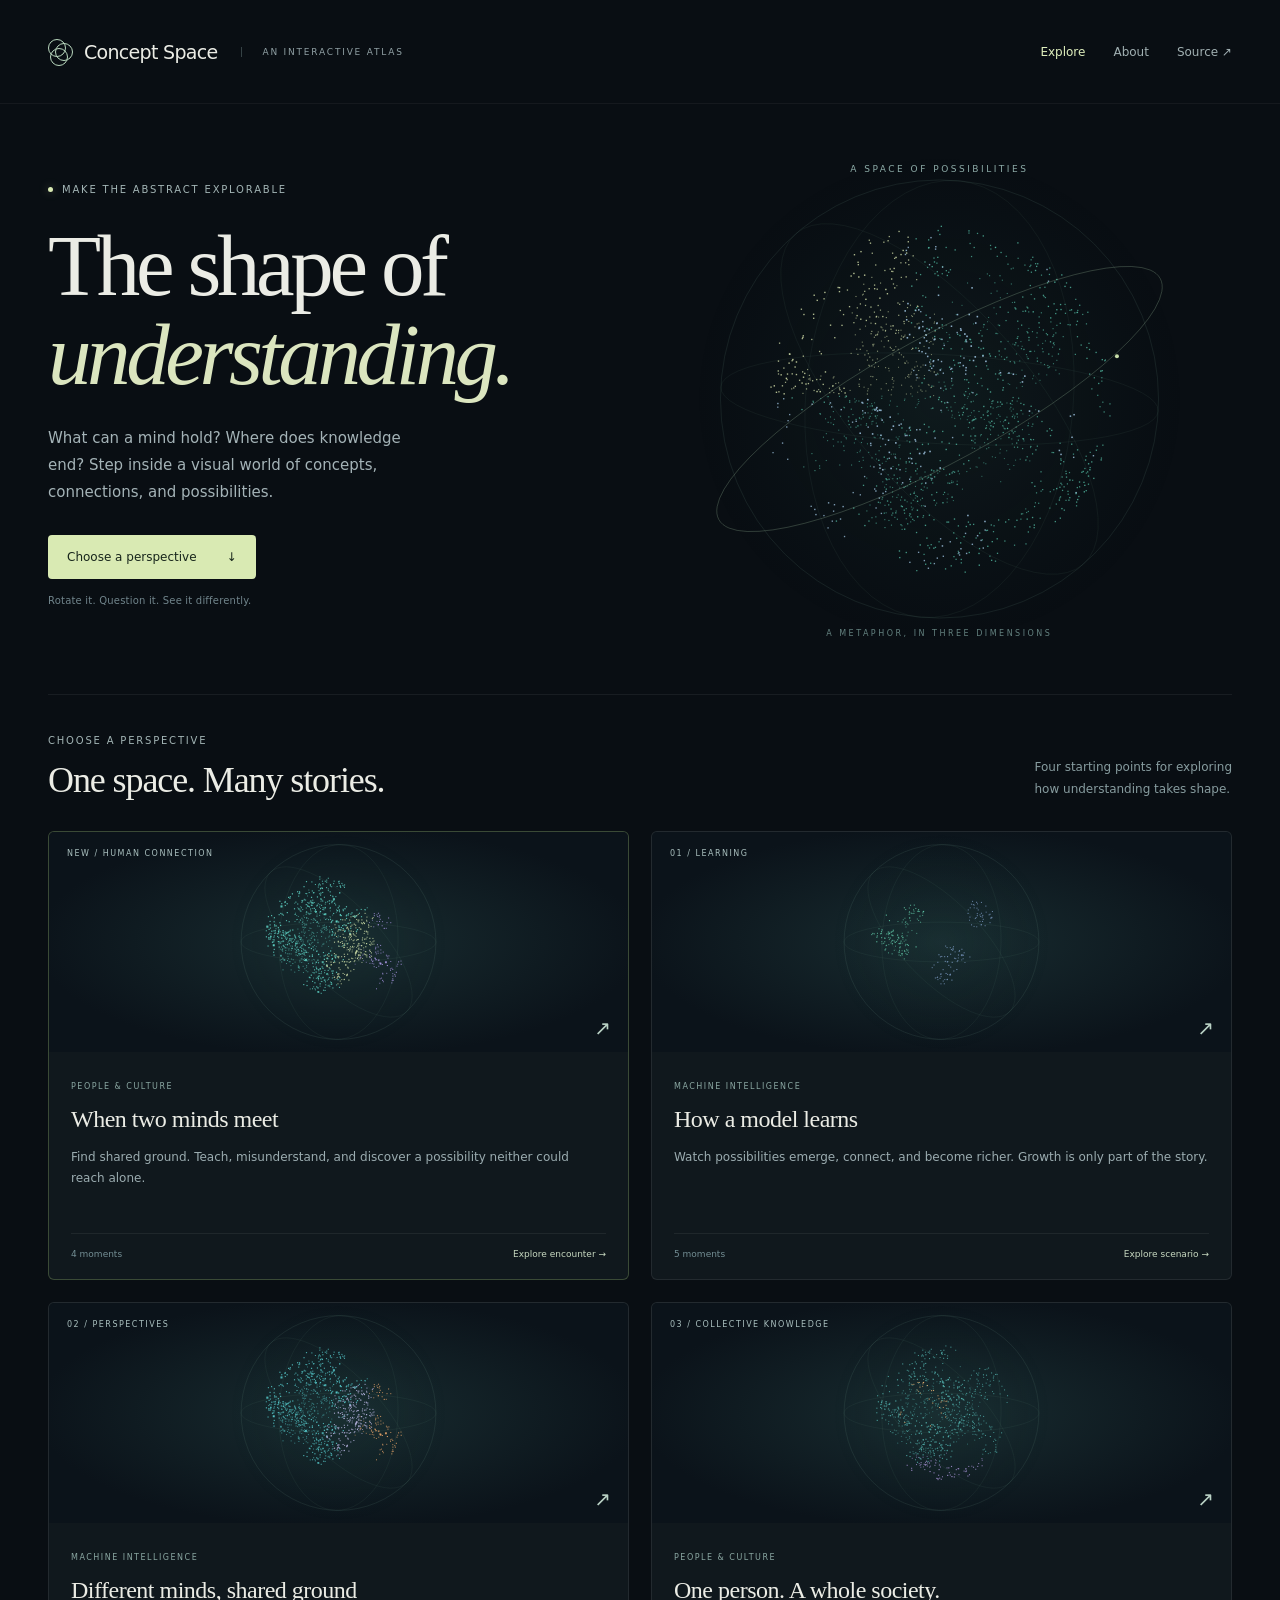
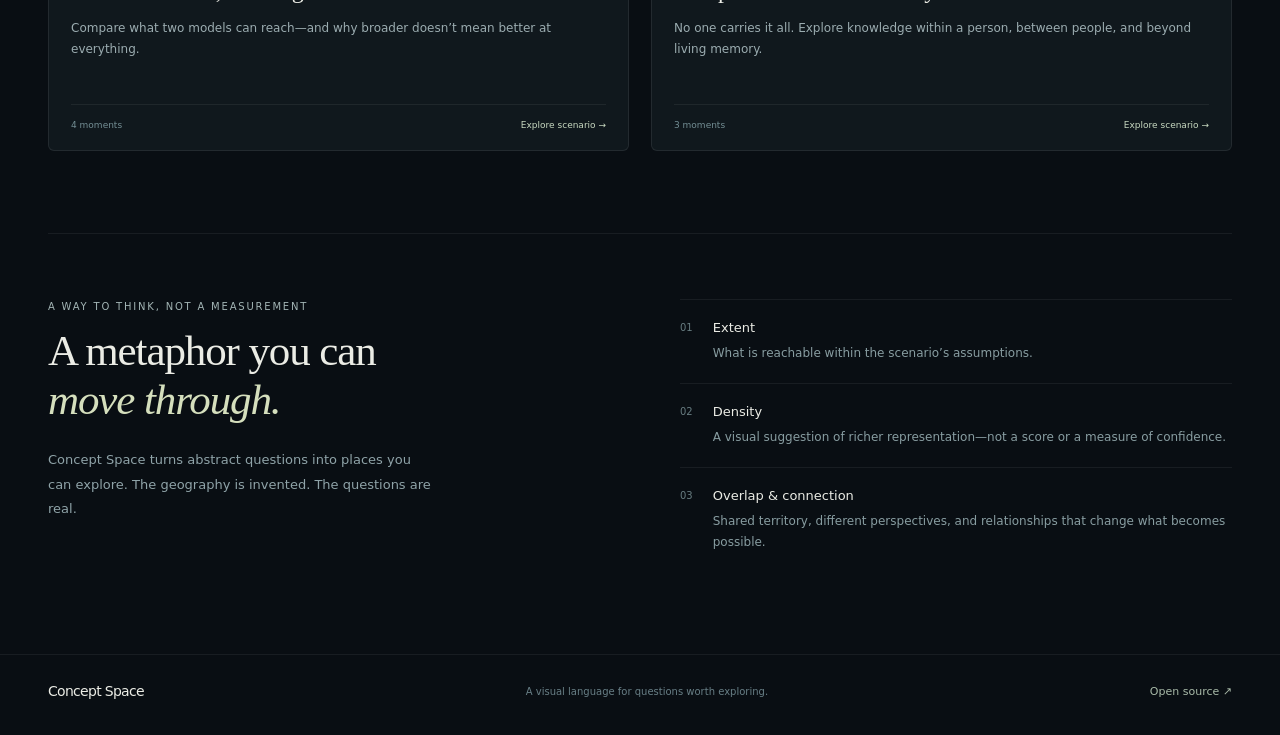
<file: index.html>
<!doctype html>
<html lang="en">
  <head>
    <meta charset="utf-8" />
    <meta name="viewport" content="width=device-width, initial-scale=1" />
    <meta name="theme-color" content="#090e13" />
    <title>Concept Space — explore the shape of understanding</title>
    <meta
      name="description"
      content="An interactive atlas of concepts, learning, and collective knowledge. Explore three-dimensional stories through surfaces and point clouds."
    />
    <link rel="stylesheet" href="src/styles.css" />
    <link rel="stylesheet" href="src/site.css" />
  </head>
  <body>
    <a class="skip-link" href="#main-content">Skip to content</a>
    <header class="site-header">
      <a href="#explore" class="brand" aria-label="Concept Space home"
        ><span class="brand-mark" aria-hidden="true"><i></i><i></i><i></i></span
        >Concept Space<span class="brand-note">AN INTERACTIVE ATLAS</span></a
      >
      <nav aria-label="Main navigation">
        <a href="#explore" id="explore-nav" aria-current="page">Explore</a
        ><a href="#about">About</a
        ><a
          href="https://github.com/shiftynick/concept-space"
          target="_blank"
          rel="noopener"
          >Source <span aria-hidden="true">↗</span></a
        >
      </nav>
    </header>
    <main id="main-content">
      <section id="explore-screen">
        <div class="hero">
          <div class="hero-copy">
            <p class="kicker"><span></span>MAKE THE ABSTRACT EXPLORABLE</p>
            <h1>The shape of<br /><em>understanding.</em></h1>
            <p class="hero-deck">
              What can a mind hold? Where does knowledge end? Step inside a
              visual world of concepts, connections, and possibilities.
            </p>
            <a class="primary-link" href="#scenarios"
              >Choose a perspective <span aria-hidden="true">↓</span></a
            >
            <p class="hero-note">Rotate it. Question it. See it differently.</p>
          </div>
          <div class="hero-art">
            <canvas
              id="hero-cloud"
              role="img"
              aria-label="A rotating conceptual universe of irregular luminous points"
            ></canvas
            ><span class="art-label">A SPACE OF POSSIBILITIES</span
            ><span class="art-coordinate">A METAPHOR, IN THREE DIMENSIONS</span>
          </div>
        </div>
        <section
          class="collection"
          id="scenarios"
          aria-labelledby="collection-title"
        >
          <div class="section-heading">
            <div>
              <p class="kicker">CHOOSE A PERSPECTIVE</p>
              <h2 id="collection-title">One space. Many stories.</h2>
            </div>
            <p>
              Four starting points for exploring<br />how understanding takes
              shape.
            </p>
          </div>
          <div class="scenario-grid">
            <a
              href="#encounter"
              class="scenario-card encounter-card"
              data-scenario="encounter"
            >
              <div class="card-art">
                <canvas
                  data-art="encounter"
                  role="img"
                  aria-label="Two minds sharing a connection to a newly reachable region"
                ></canvas
                ><span class="card-index">NEW / HUMAN CONNECTION</span
                ><span class="card-arrow" aria-hidden="true">↗</span>
              </div>
              <div class="card-copy">
                <span class="card-domain">PEOPLE &amp; CULTURE</span>
                <h3>When two minds meet</h3>
                <p>
                  Find shared ground. Teach, misunderstand, and discover a
                  possibility neither could reach alone.
                </p>
                <span class="card-meta"
                  >4 moments <span>Explore encounter →</span></span
                >
              </div>
            </a>
            <a href="#training" class="scenario-card" data-scenario="training"
              ><div class="card-art">
                <canvas
                  data-art="training"
                  role="img"
                  aria-label="Separate regions expanding and connecting"
                ></canvas
                ><span class="card-index">01 / LEARNING</span
                ><span class="card-arrow" aria-hidden="true">↗</span>
              </div>
              <div class="card-copy">
                <span class="card-domain">MACHINE INTELLIGENCE</span>
                <h3>How a model learns</h3>
                <p>
                  Watch possibilities emerge, connect, and become richer. Growth
                  is only part of the story.
                </p>
                <span class="card-meta"
                  >5 moments <span>Explore scenario →</span></span
                >
              </div></a
            >
            <a
              href="#comparison"
              class="scenario-card"
              data-scenario="comparison"
              ><div class="card-art">
                <canvas
                  data-art="comparison"
                  role="img"
                  aria-label="Overlapping cyan and amber concept clouds"
                ></canvas
                ><span class="card-index">02 / PERSPECTIVES</span
                ><span class="card-arrow" aria-hidden="true">↗</span>
              </div>
              <div class="card-copy">
                <span class="card-domain">MACHINE INTELLIGENCE</span>
                <h3>Different minds, shared ground</h3>
                <p>
                  Compare what two models can reach—and why broader doesn’t mean
                  better at everything.
                </p>
                <span class="card-meta"
                  >4 moments <span>Explore scenario →</span></span
                >
              </div></a
            >
            <a href="#society" class="scenario-card" data-scenario="society"
              ><div class="card-art">
                <canvas
                  data-art="society"
                  role="img"
                  aria-label="An amber individual region within a larger teal collective cloud"
                ></canvas
                ><span class="card-index">03 / COLLECTIVE KNOWLEDGE</span
                ><span class="card-arrow" aria-hidden="true">↗</span>
              </div>
              <div class="card-copy">
                <span class="card-domain">PEOPLE &amp; CULTURE</span>
                <h3>One person. A whole society.</h3>
                <p>
                  No one carries it all. Explore knowledge within a person,
                  between people, and beyond living memory.
                </p>
                <span class="card-meta"
                  >3 moments <span>Explore scenario →</span></span
                >
              </div></a
            >
          </div>
        </section>
        <section class="about-section" id="about" aria-labelledby="about-title">
          <div>
            <p class="kicker">A WAY TO THINK, NOT A MEASUREMENT</p>
            <h2 id="about-title">
              A metaphor you can<br /><em>move through.</em>
            </h2>
            <p>
              Concept Space turns abstract questions into places you can
              explore. The geography is invented. The questions are real.
            </p>
          </div>
          <div class="reading-key">
            <div>
              <span>01</span>
              <section>
                <h3>Extent</h3>
                <p>What is reachable within the scenario’s assumptions.</p>
              </section>
            </div>
            <div>
              <span>02</span>
              <section>
                <h3>Density</h3>
                <p>
                  A visual suggestion of richer representation—not a score or a
                  measure of confidence.
                </p>
              </section>
            </div>
            <div>
              <span>03</span>
              <section>
                <h3>Overlap &amp; connection</h3>
                <p>
                  Shared territory, different perspectives, and relationships
                  that change what becomes possible.
                </p>
              </section>
            </div>
          </div>
        </section>
      </section>
      <section id="viewer-screen" hidden aria-label="Scenario explorer">
        <div class="viewer-heading">
          <div>
            <a class="back-link" href="#explore">← All perspectives</a>
            <p class="kicker" id="scenario-category">MACHINE INTELLIGENCE</p>
            <h1 id="scenario-title">How a model learns</h1>
          </div>
          <label class="scenario-picker"
            >Change perspective<select id="scenario-picker">
              <option value="encounter">When two minds meet</option>
              <option value="training">How a model learns</option>
              <option value="comparison">Different minds, shared ground</option>
              <option value="society">One person. A whole society.</option>
            </select></label
          >
        </div>
        <div class="viewer-grid">
          <div id="idea-study">
            <div class="stage" id="scene">
              <div class="eyebrow">Concept Space / training story</div>
              <div class="universe-label">THE SPACE OF POSSIBLE CONCEPTS · REACH INCLUDES POSSIBILITIES NEVER EXPRESSED</div>
              <div class="legend">
                <span class="key"
                  ><i></i
                  ><span id="view-legend">Model space · points</span></span
                >
              </div>
              <div class="model-legend" id="model-legend">
                <span><i class="swatch-a"></i>A only</span
                ><span><i class="swatch-b"></i>B only</span
                ><span><i class="swatch-shared"></i>Shared</span>
              </div>
              <div class="annotation" id="label-a" hidden></div>
              <div class="annotation" id="label-b" hidden></div>
              <svg class="note-leader" aria-hidden="true" hidden>
                <line />
                <circle r="3" />
              </svg>
              <div class="scene-note" id="scene-note" hidden>
                <strong></strong><span></span>
              </div>
              <div class="chapter" id="chapter" hidden>
                Islands of possibility
              </div>
              <div class="event" id="event" hidden>
                Separate regions emerge within the larger space.
              </div>
              <span class="sr" id="description"
                >Explore conceptual reach in Points or Surface views. Model
                Training shows five illustrative changes during learning. Model
                Comparison contrasts two fictional models. One Person / Society
                separates individual knowledge, a living collective, and
                external memory. When two minds meet explores shared
                understanding, teaching, misunderstanding, and discovery. The
                geometry is a metaphor, not measured data. Drag to orbit, scroll
                to zoom, and use the labeled controls to explore.</span
              >
            </div>
            <section class="cinematic-story" aria-label="Scenario story">
              <div class="story-topline">
                <span class="kicker" id="story-context">THE STORY SO FAR</span
                ><span id="story-count">01 / 04</span
                ><button
                  type="button"
                  id="story-collapse"
                  aria-expanded="true"
                  aria-controls="story-detail"
                >
                  Hide story −
                </button>
              </div>
              <div id="story-detail">
                <div
                  class="story-caption"
                  aria-live="polite"
                  aria-atomic="true"
                >
                  <h2 id="story-title"></h2>
                  <p id="story-copy"></p>
                  <p class="watch-cue">
                    <span>WATCH FOR</span> <span id="story-notice"></span>
                  </p>
                </div>
                <div class="story-progress" aria-hidden="true">
                  <i id="story-progress-fill"></i>
                </div>
                <div class="story-toolbar">
                  <div class="story-actions">
                    <button
                      type="button"
                      id="story-prev"
                      class="next-button"
                      aria-label="Previous story moment"
                    >
                      ←
                    </button>
                    <button type="button" id="story-play" class="primary-link">
                      Play moment <span aria-hidden="true">▶</span>
                    </button>
                    <button
                      type="button"
                      id="story-next"
                      class="next-button"
                      aria-label="Next story moment"
                    >
                      →
                    </button>
                  </div>
                  <span id="story-status" role="status"
                    >Paused · take your time</span
                  ><label class="auto-advance"
                    ><input
                      type="checkbox"
                      id="story-auto"
                    />Auto-advance</label
                  >
                </div>
                <div
                  id="story-steps"
                  class="story-steps"
                  role="group"
                  aria-label="Story moments"
                ></div>
              </div>
              <p
                class="collapsed-story-title"
                id="collapsed-story-title"
                hidden
              ></p>
            </section>
            <details class="scene-tools" id="scene-tools">
              <summary>
                Scene controls <span aria-hidden="true">＋</span>
              </summary>
              <div class="controls">
                <div
                  class="view-switch"
                  role="group"
                  aria-label="Experience"
                  hidden
                >
                  <button
                    type="button"
                    id="comparison-mode"
                    aria-pressed="true"
                  >
                    Compare models</button
                  ><button
                    type="button"
                    id="training-mode"
                    aria-pressed="false"
                  >
                    Training story
                  </button>
                </div>
                <div
                  class="view-switch"
                  role="group"
                  aria-label="Representation"
                >
                  <button type="button" id="points-view" aria-pressed="true">
                    Points</button
                  ><button type="button" id="surface-view" aria-pressed="false">
                    Surface</button
                  ><span>Same space · same camera</span>
                </div>
                <div id="comparison-controls">
                  <div
                    class="model-switch"
                    role="group"
                    aria-label="Model selection"
                  >
                    <button type="button" data-model="a" aria-pressed="false">
                      Model A</button
                    ><button type="button" data-model="b" aria-pressed="false">
                      Model B</button
                    ><button
                      type="button"
                      data-model="both"
                      aria-pressed="true"
                    >
                      Both</button
                    ><label for="region-filter"
                      >Show
                      <select id="region-filter">
                        <option value="all">All regions</option>
                        <option value="2">Shared reach</option>
                        <option value="0">A only</option>
                        <option value="1">B only</option>
                      </select></label
                    >
                  </div>
                  <p class="comparison-note">
                    Illustrative models · shared coordinates · points show richness; surfaces show reach
                  </p>
                </div>
                <div id="society-controls" hidden>
                  <div
                    class="model-switch"
                    role="group"
                    aria-label="Knowledge scope"
                  >
                    <button
                      type="button"
                      data-scope="person"
                      aria-pressed="true"
                    >
                      One person</button
                    ><button
                      type="button"
                      data-scope="society"
                      aria-pressed="false"
                    >
                      Society</button
                    ><button
                      type="button"
                      data-scope="both"
                      aria-pressed="false"
                    >
                      Together
                    </button>
                  </div>
                  <label class="memory-toggle"
                    ><input id="external-memory" type="checkbox" />Include
                    external memory
                    <span>Records, tools &amp; institutions</span></label
                  >
                </div>
                <div id="training-controls" hidden>
                  <div class="timeline-head">
                    <label for="training">Training progression</label
                    ><span id="phase" aria-live="polite">Early training</span>
                  </div>
                  <div class="transport">
                    <button type="button" id="play">Pause</button
                    ><input
                      id="training"
                      aria-label="Illustrative training progression"
                      type="range"
                      min="0"
                      max="1000"
                      value="160"
                    />
                  </div>
                  <div
                    class="chapters"
                    role="group"
                    aria-label="Training chapters"
                  >
                    <button type="button" data-chapter="0">1 · Emerge</button
                    ><button type="button" data-chapter="1">2 · Connect</button
                    ><button type="button" data-chapter="2">3 · Enrich</button
                    ><button type="button" data-chapter="3">
                      4 · Fill gaps</button
                    ><button type="button" data-chapter="4">
                      5 · Fine-tune
                    </button>
                  </div>
                </div>
                <div class="footer">
                  <label
                    ><input type="checkbox" id="scene-notes" checked />Scene
                    notes</label
                  >
                  <span>Illustrative, not measured</span
                  ><label
                    ><input
                      type="checkbox"
                      id="rotate"
                      checked
                    />Auto-orbit</label
                  ><span>Drag to orbit · scroll to zoom</span>
                </div>
              </div>
              <div class="story-extras">
                <button type="button" id="free-explore" class="text-button">
                  Explore freely ↗
                </button>
                <details class="assumptions">
                  <summary>How to read this scene</summary>
                  <p id="scenario-assumptions"></p>
                  <p>
                    These shapes are illustrative. Their sizes, positions, and
                    densities are not measurements.
                  </p>
                </details>
              </div>
            </details>
          </div>
        </div>
        <div class="viewer-end">
          <span>There’s more than one way to see it.</span
          ><a href="#explore">Choose another perspective →</a>
        </div>
      </section>
    </main>
    <footer class="site-footer">
      <a class="brand" href="#explore">Concept Space</a
      ><span>A visual language for questions worth exploring.</span
      ><a
        href="https://github.com/shiftynick/concept-space"
        target="_blank"
        rel="noopener"
        >Open source ↗</a
      >
    </footer>
    <script src="vendor/three/three.min.js"></script>
    <script src="src/comparison.js"></script>
    <script src="src/society.js"></script>
    <script src="src/encounter.js"></script>
    <script src="src/story-clock.js"></script>
    <script src="src/app.js"></script>
    <script src="src/site.js"></script>
  </body>
</html>
</file>
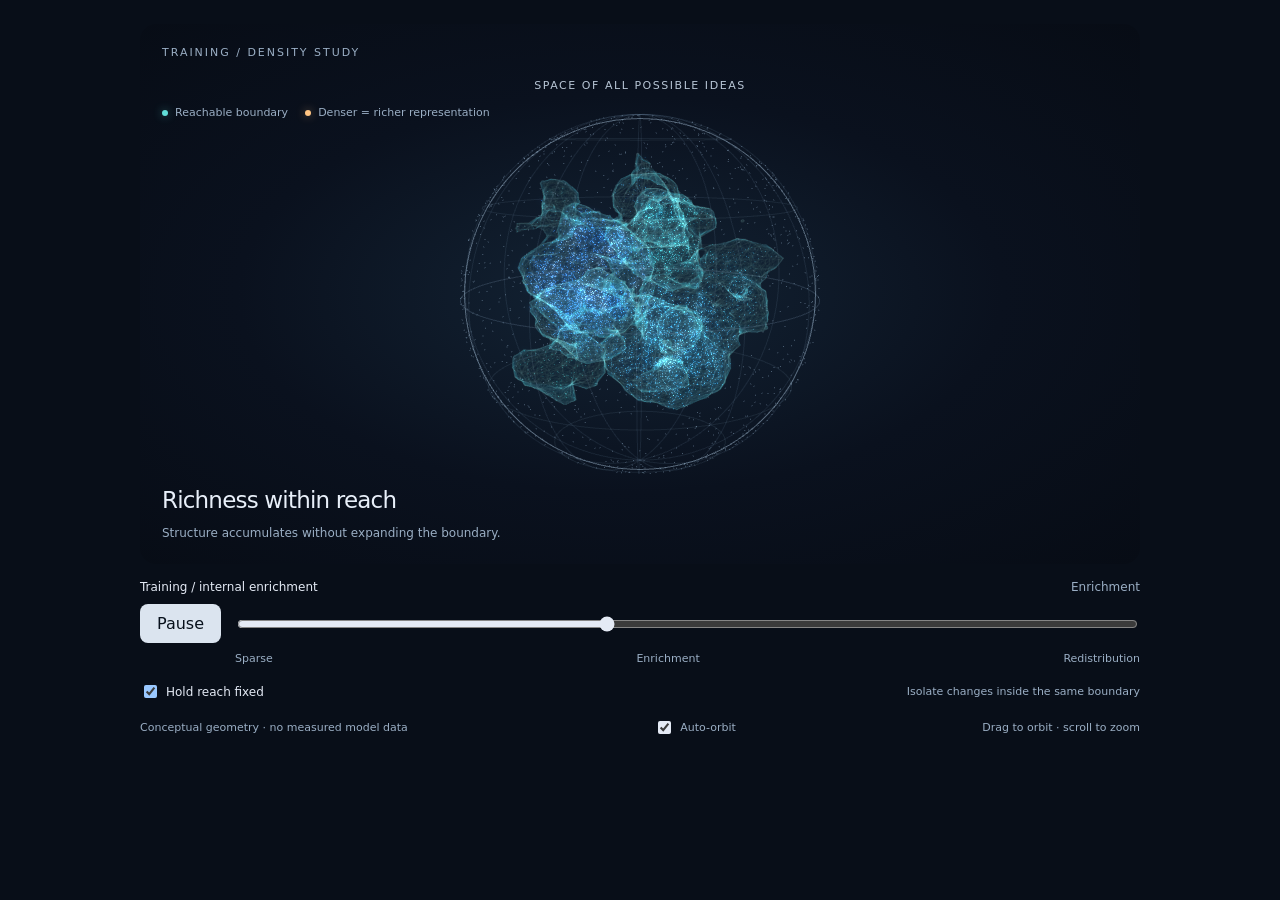
<file: experiments/density-space.html>
<!doctype html>
<html lang="en">
  <head>
    <title>Concept Space — density space</title>
    <meta charset="utf-8" />
    <meta name="viewport" content="width=device-width, initial-scale=1" />
    <style>
      * {
        box-sizing: border-box;
      }
      body {
        margin: 0;
        font-family: Inter, ui-sans-serif, system-ui, sans-serif;
        color: var(--foreground, #e4eaf5);
        background: transparent;
      }
      button,
      input {
        font: inherit;
      }
      #idea-study {
        --ink: #e8eff9;
        --quiet: #9aaec4;
        --line: #283747;
        color: var(--ink);
      }
      .stage {
        position: relative;
        height: 540px;
        overflow: hidden;
        border-radius: 16px;
        background: radial-gradient(
          ellipse at 48% 50%,
          #132334 0%,
          #0a111e 52%,
          #070c15 100%
        );
        padding: 20px;
      }
      .stage canvas {
        position: absolute;
        inset: 0;
        width: 100%;
        height: 100%;
        touch-action: none;
        cursor: grab;
      }
      .stage canvas:active {
        cursor: grabbing;
      }
      .eyebrow {
        position: absolute;
        top: 22px;
        left: 22px;
        font-size: 11px;
        letter-spacing: 0.18em;
        text-transform: uppercase;
        color: var(--quiet);
        pointer-events: none;
      }
      .chapter {
        position: absolute;
        left: 22px;
        bottom: 51px;
        font-size: 23px;
        font-weight: 500;
        letter-spacing: -0.035em;
        pointer-events: none;
      }
      .event {
        position: absolute;
        left: 22px;
        right: 22px;
        bottom: 24px;
        color: var(--quiet);
        font-size: 12px;
        pointer-events: none;
      }
      .universe-label {
        position: absolute;
        top: 55px;
        left: 0;
        right: 0;
        text-align: center;
        font-size: 11px;
        letter-spacing: 0.14em;
        color: #b7c5d5;
        pointer-events: none;
      }
      .legend {
        display: flex;
        gap: 17px;
        flex-wrap: wrap;
        position: absolute;
        left: 22px;
        top: 82px;
        font-size: 11px;
        color: var(--quiet);
        pointer-events: none;
      }
      .key {
        display: inline-flex;
        align-items: center;
        gap: 7px;
      }
      .key i {
        display: inline-block;
        width: 6px;
        height: 6px;
        background: #61ded8;
        border-radius: 50%;
        box-shadow: 0 0 10px #61ded877;
      }
      .key:last-child i {
        background: #ffc583;
        box-shadow: 0 0 10px #ffc58377;
      }
      .density-control {
        display: flex;
        align-items: center;
        justify-content: space-between;
        gap: 10px;
        flex-wrap: wrap;
        font-size: 12px;
        margin-top: 17px;
        color: var(--foreground, #e4eaf5);
      }
      .density-control label {
        display: flex;
        gap: 6px;
        align-items: center;
      }
      .density-control span {
        color: var(--muted-foreground, #95a3b6);
        font-size: 11px;
      }
      .controls {
        padding: 16px 0 0;
        color: var(--foreground, #e4eaf5);
      }
      .timeline-head {
        display: flex;
        align-items: center;
        justify-content: space-between;
        gap: 12px;
        font-size: 12px;
        margin-bottom: 10px;
      }
      .timeline-head span:last-child {
        font-variant-numeric: tabular-nums;
        color: var(--muted-foreground, #95a3b6);
      }
      .transport {
        display: flex;
        gap: 14px;
        align-items: center;
      }
      .transport button {
        color: var(--primary-foreground, #0b111c);
        background: var(--primary, #dbe4ef);
        border: 0;
        border-radius: 8px;
        padding: 10px 14px;
        min-width: 81px;
        cursor: pointer;
      }
      .transport input {
        width: 100%;
        min-width: 0;
        accent-color: var(--foreground, #dbe4ef);
      }
      .ticks {
        display: flex;
        justify-content: space-between;
        margin: 9px 0 0 95px;
        color: var(--muted-foreground, #95a3b6);
        font-size: 11px;
      }
      .footer {
        display: flex;
        gap: 12px;
        justify-content: space-between;
        align-items: center;
        flex-wrap: wrap;
        color: var(--muted-foreground, #95a3b6);
        font-size: 11px;
        margin-top: 17px;
      }
      .footer label {
        display: flex;
        align-items: center;
        gap: 6px;
      }
      .footer input {
        accent-color: var(--foreground, #dbe4ef);
      }
      .error {
        position: absolute;
        inset: 140px 24px auto;
        line-height: 1.5;
      }
      .sr {
        position: absolute;
        width: 1px;
        height: 1px;
        overflow: hidden;
        clip: rect(0, 0, 0, 0);
      }
      @media (max-width: 440px) {
        .stage {
          height: 480px;
        }
        .chapter {
          font-size: 21px;
        }
        .event {
          bottom: 19px;
          max-width: 280px;
          line-height: 1.5;
        }
        .chapter {
          bottom: 65px;
        }
        .legend {
          top: 78px;
        }
        .universe-label {
          top: 51px;
        }
        .footer {
          gap: 9px;
        }
        .ticks {
          font-size: 10px;
        }
      }

      :root {
        color-scheme: dark;
        --background: #080e18;
        --foreground: #e4eaf5;
        --muted-foreground: #9aaec4;
        --primary: #dbe4ef;
        --primary-foreground: #07101b;
        --secondary: #172434;
        --border: #263647;
      }
      body {
        background: var(--background);
        padding: 24px 16px;
      }
      #idea-study {
        max-width: 1000px;
        margin: 0 auto;
      }
      @media (max-width: 440px) {
        body {
          padding: 12px 8px;
        }
      }
    </style>
  </head>
  <body>
    <div id="idea-study">
      <div class="stage" id="scene">
        <div class="eyebrow">Training / density study</div>
        <div class="universe-label">SPACE OF ALL POSSIBLE IDEAS</div>
        <div class="legend">
          <span class="key"><i></i>Reachable boundary</span
          ><span class="key"><i></i>Denser = richer representation</span>
        </div>
        <div class="chapter" id="chapter">Islands of possibility</div>
        <div class="event" id="event">
          Separate regions emerge within the larger space.
        </div>
        <span class="sr" id="description"
          >An illustrative luminous model space inside a spherical universe.
          Particle concentration represents richer internal representation. Hold
          reach fixed to watch density change without changing what is
          reachable. Uncheck it to animate reach and density together. Density
          does not depict prompt history or confidence. Drag to orbit, scroll to
          zoom, or use arrow keys while the training slider is focused.</span
        >
      </div>
      <div class="controls">
        <div class="timeline-head">
          <label for="training">Training / internal enrichment</label
          ><span id="phase" aria-live="polite">Early training</span>
        </div>
        <div class="transport">
          <button type="button" id="play">Pause</button
          ><input
            id="training"
            aria-label="Illustrative training progression"
            type="range"
            min="0"
            max="1000"
            value="240"
          />
        </div>
        <div class="ticks">
          <span>Sparse</span><span>Enrichment</span><span>Redistribution</span>
        </div>
        <div class="density-control">
          <label
            ><input type="checkbox" id="hold" checked />Hold reach fixed</label
          ><span id="mode">Isolate changes inside the same boundary</span>
        </div>
        <div class="footer">
          <span>Conceptual geometry · no measured model data</span
          ><label><input type="checkbox" id="rotate" checked />Auto-orbit</label
          ><span>Drag to orbit · scroll to zoom</span>
        </div>
      </div>
    </div>
    <script src="../vendor/three/three.min.js"></script>
    <script>
      (() => {
        "use strict";
        const root = document.getElementById("idea-study"),
          holder = root.querySelector("#scene"),
          slider = root.querySelector("#training"),
          play = root.querySelector("#play"),
          rotate = root.querySelector("#rotate"),
          chapter = root.querySelector("#chapter"),
          event = root.querySelector("#event"),
          phase = root.querySelector("#phase"),
          hold = root.querySelector("#hold"),
          mode = root.querySelector("#mode");
        try {
          if (!window.THREE) throw Error("The 3D renderer did not load.");
          const reduced = matchMedia(
            "(prefers-reduced-motion: reduce)",
          ).matches;
          let playing = !reduced,
            t = 0.38,
            yaw = 0.45,
            pitch = 0.18,
            zoom = 4.6,
            drag = false,
            lastX = 0,
            lastY = 0,
            lastFrame = 0,
            lastBuild = -1,
            renderedT = -1,
            arrived = 0;
          if (reduced) {
            play.textContent = "Play";
            rotate.checked = false;
          }
          const renderer = new THREE.WebGLRenderer({
            alpha: true,
            antialias: true,
            powerPreference: "high-performance",
          });
          renderer.setPixelRatio(Math.min(devicePixelRatio, 1.7));
          renderer.setClearColor(0, 0);
          renderer.outputColorSpace = THREE.SRGBColorSpace;
          holder.prepend(renderer.domElement);
          renderer.domElement.setAttribute("role", "img");
          renderer.domElement.setAttribute(
            "aria-label",
            "Interactive three dimensional conceptual idea space",
          );
          renderer.domElement.setAttribute("aria-describedby", "description");
          const scene = new THREE.Scene(),
            camera = new THREE.PerspectiveCamera(37, 1, 0.1, 30),
            world = new THREE.Group();
          scene.add(world);
          scene.add(new THREE.HemisphereLight(0xa7efff, 0x16203e, 2.2));
          const light = new THREE.DirectionalLight(0x83f5ee, 3.2);
          light.position.set(3, 4, 4);
          scene.add(light);
          const rim = new THREE.DirectionalLight(0x9a96ff, 3.8);
          rim.position.set(-3, 1, -2);
          scene.add(rim);
          const warm = new THREE.DirectionalLight(0xffcea2, 0.7);
          warm.position.set(0, -3, 2);
          scene.add(warm);
          const shell = new THREE.Group();
          world.add(shell);
          function line(points, color, opacity) {
            const g = new THREE.BufferGeometry().setFromPoints(points);
            return new THREE.Line(
              g,
              new THREE.LineBasicMaterial({
                color,
                transparent: true,
                opacity,
                depthWrite: false,
              }),
            );
          }
          for (let lat = -2; lat <= 2; lat++) {
            const a = (lat * Math.PI) / 6,
              r = Math.cos(a),
              y = Math.sin(a),
              p = [];
            for (let k = 0; k <= 160; k++) {
              const q = (k / 160) * Math.PI * 2;
              p.push(new THREE.Vector3(r * Math.cos(q), y, r * Math.sin(q)));
            }
            shell.add(line(p, 0x7e9bb8, lat === 0 ? 0.23 : 0.12));
          }
          for (let j = 0; j < 6; j++) {
            const p = [],
              a = (j * Math.PI) / 6;
            for (let k = 0; k <= 160; k++) {
              const q = (k / 160) * Math.PI * 2;
              p.push(
                new THREE.Vector3(
                  Math.cos(q) * Math.cos(a),
                  Math.sin(q),
                  Math.cos(q) * Math.sin(a),
                ),
              );
            }
            shell.add(line(p, 0x7e9bb8, 0.13));
          }
          // A camera-facing circumference makes the universe boundary legible from every angle.
          const ringPts = [];
          for (let k = 0; k <= 200; k++) {
            const q = (k / 200) * Math.PI * 2;
            ringPts.push(new THREE.Vector3(Math.cos(q), Math.sin(q), 0));
          }
          const ring = line(ringPts, 0xabc6de, 0.46);
          scene.add(ring);
          let seed = 77;
          function rand() {
            seed = (seed * 1664525 + 1013904223) >>> 0;
            return seed / 4294967296;
          }
          const dust = [];
          for (let i = 0; i < 1150; i++) {
            const y = rand() * 2 - 1,
              a = rand() * Math.PI * 2,
              r = Math.sqrt(1 - y * y);
            dust.push(r * Math.cos(a), y, r * Math.sin(a));
          }
          const dg = new THREE.BufferGeometry();
          dg.setAttribute(
            "position",
            new THREE.Float32BufferAttribute(dust, 3),
          );
          const dp = new THREE.Points(
            dg,
            new THREE.PointsMaterial({
              color: 0xa3c4df,
              size: 0.0045,
              transparent: true,
              opacity: 0.4,
              depthWrite: false,
            }),
          );
          shell.add(dp);
          const material = new THREE.ShaderMaterial({
            transparent: true,
            depthWrite: false,
            side: THREE.FrontSide,
            blending: THREE.AdditiveBlending,
            vertexShader: `varying vec3 vNormal;varying vec3 vView;void main(){vec4 p=modelViewMatrix*vec4(position,1.);vNormal=normalize(normalMatrix*normal);vView=normalize(-p.xyz);gl_Position=projectionMatrix*p;}`,
            fragmentShader: `varying vec3 vNormal;varying vec3 vView;void main(){float f=pow(1.-abs(dot(normalize(vNormal),normalize(vView))),2.5);gl_FragColor=vec4(.24,.82,.87,.025+f*.24);}`,
          });
          const mesh = new THREE.Mesh(new THREE.BufferGeometry(), material);
          world.add(mesh);
          const wire = new THREE.Mesh(
            mesh.geometry,
            new THREE.MeshBasicMaterial({
              color: 0xb6fff2,
              wireframe: true,
              transparent: true,
              opacity: 0.015,
              depthWrite: false,
            }),
          );
          world.add(wire);
          const lobes = [
            [-0.34, 0.16, 0.08, 0.31, 0.01],
            [0.16, -0.28, 0.12, 0.32, 0.1],
            [0.28, 0.3, -0.19, 0.27, 0.21],
            [-0.18, -0.16, -0.36, 0.26, 0.27],
            [0.52, 0.03, 0.22, 0.21, 0.34],
            [-0.5, -0.35, 0.05, 0.18, 0.42],
            [0.02, 0.54, 0.1, 0.2, 0.48],
            [-0.48, 0.46, -0.19, 0.16, 0.57],
            [0.26, -0.52, -0.26, 0.17, 0.63],
            [0.55, 0.38, 0.16, 0.12, 0.73],
            [-0.56, 0.06, -0.43, 0.13, 0.8],
          ];
          function smooth(a, b, v) {
            const u = Math.max(0, Math.min(1, (v - a) / (b - a)));
            return u * u * (3 - 2 * u);
          }
          let current = [];
          function configure(v) {
            const ft = smooth(0.8, 1, v);
            current = lobes.map((b, i) => {
              let s = smooth(b[4], b[4] + 0.29, v),
                r = b[3] * (0.08 + 0.92 * s);
              if (i === 1 || i === 4 || i === 8) r += ft * 0.08;
              if (i === 5 || i === 7) r *= 1 - ft * 0.82;
              return [b[0], b[1], b[2], r];
            });
          }
          function field(x, y, z) {
            const wx = x + 0.082 * Math.sin(y * 12 + z * 7),
              wy = y + 0.068 * Math.sin(z * 13 - x * 6),
              wz = z + 0.075 * Math.sin(x * 11 + y * 9);
            let d = 9;
            for (const b of current) {
              const dx = wx - b[0],
                dy = wy - b[1],
                dz = wz - b[2];
              const q = Math.sqrt(dx * dx + dy * dy + dz * dz) - b[3];
              const h = Math.max(0.045 - Math.abs(d - q), 0) / 0.045;
              d = Math.min(d, q) - h * h * 0.045 * 0.25;
            }
            d +=
              0.023 * Math.sin(x * 23 + y * 17) * Math.sin(y * 21 - z * 19) +
              0.009 * Math.cos(z * 43 + x * 17);
            // Persistent through-hole and enclosed voids are deliberately independent of growth.
            const tunnel =
              0.092 -
              Math.sqrt((x + 0.27) * (x + 0.27) + (y - 0.15) * (y - 0.15));
            const cave =
              0.13 -
              Math.sqrt((x - 0.19) ** 2 + (y + 0.2) ** 2 + (z - 0.12) ** 2);
            const cut = 0.085 - Math.sqrt((y - 0.32) ** 2 + (z + 0.17) ** 2);
            return Math.max(
              d,
              tunnel,
              cave,
              cut,
              Math.sqrt(x * x + y * y + z * z) - 0.92,
            );
          }
          // Stable particle positions: enrichment reveals more detail without moving the frontier.
          const candidates = [];
          for (let i = 0; i < 145000; i++) {
            const x = rand() * 1.84 - 0.92,
              y = rand() * 1.84 - 0.92,
              z = rand() * 1.84 - 0.92;
            if (x * x + y * y + z * z < 0.85) candidates.push(x, y, z, rand());
          }
          const densityUniforms = {
            uProgress: { value: t },
            uSize: { value: 2.3 },
            uHaze: { value: 0 },
            uDpr: { value: renderer.getPixelRatio() },
          };
          const particleVertex = `attribute float aSeed;attribute float aBirth;attribute float aRegion;attribute float aCore;uniform float uProgress;uniform float uSize;uniform float uHaze;uniform float uDpr;varying float vAlpha;varying vec3 vColor;
void main(){float age=smoothstep(aBirth,aBirth+.43,uProgress);float tune=smoothstep(.8,1.,uProgress);float reduction=(1.-smoothstep(.3,.5,aRegion))*.7*tune;float density=clamp(.035+age*(.26+.7*aCore)-reduction,.025,1.);float visible=smoothstep(aSeed-.045,aSeed+.045,density);vAlpha=visible*(.22+.55*density);vec3 cool=mix(vec3(.2,.55,1.),vec3(.29,.95,.86),aRegion);vColor=mix(cool,vec3(1.,.83,.53),smoothstep(.65,.95,density)*.7);vec4 p=modelViewMatrix*vec4(position,1.);gl_Position=projectionMatrix*p;gl_PointSize=clamp(uSize*uDpr*4./(-p.z),1.,24.);}
`;
          const particleFragment = `uniform float uHaze;varying float vAlpha;varying vec3 vColor;void main(){float r=length(gl_PointCoord-.5)*2.;if(r>1.)discard;float glow=exp(-r*r*4.)*(1.-smoothstep(.65,1.,r));float a=vAlpha*glow*mix(.9,.037,uHaze);if(a<.001)discard;gl_FragColor=vec4(vColor,a);}`;
          function particleMaterial(uniforms) {
            return new THREE.ShaderMaterial({
              uniforms,
              vertexShader: particleVertex,
              fragmentShader: particleFragment,
              transparent: true,
              depthWrite: false,
              blending: THREE.AdditiveBlending,
            });
          }
          const points = new THREE.Points(
            new THREE.BufferGeometry(),
            particleMaterial(densityUniforms),
          );
          world.add(points);
          const hazeUniforms = {
            ...densityUniforms,
            uSize: { value: 17 },
            uHaze: { value: 1 },
          };
          const haze = new THREE.Points(
            points.geometry,
            particleMaterial(hazeUniforms),
          );
          world.add(haze);
          function buildParticles() {
            const p = [],
              seeds = [],
              birth = [],
              region = [],
              core = [];
            for (let i = 0; i < candidates.length; i += 4) {
              const x = candidates[i],
                y = candidates[i + 1],
                z = candidates[i + 2];
              if (field(x, y, z) >= -0.006) continue;
              let nearest = 0,
                dist = 9;
              for (let j = 0; j < lobes.length; j++) {
                const l = lobes[j],
                  d = Math.hypot(x - l[0], y - l[1], z - l[2]) / l[3];
                if (d < dist) {
                  dist = d;
                  nearest = j;
                }
              }
              const l = lobes[nearest],
                filament =
                  0.5 +
                  0.5 *
                    Math.sin(x * 19 + Math.sin(y * 12)) *
                    Math.cos(z * 16 - y * 7);
              p.push(x, y, z);
              seeds.push(candidates[i + 3]);
              birth.push(l[4] * 0.59);
              region.push((nearest * 0.381966) % 1);
              core.push(
                Math.max(
                  0.12,
                  Math.min(1, (1 - dist * 0.5) * 0.5 + filament * 0.5),
                ),
              );
            }
            const g = new THREE.BufferGeometry();
            g.setAttribute("position", new THREE.Float32BufferAttribute(p, 3));
            g.setAttribute("aSeed", new THREE.Float32BufferAttribute(seeds, 1));
            g.setAttribute(
              "aBirth",
              new THREE.Float32BufferAttribute(birth, 1),
            );
            g.setAttribute(
              "aRegion",
              new THREE.Float32BufferAttribute(region, 1),
            );
            g.setAttribute("aCore", new THREE.Float32BufferAttribute(core, 1));
            points.geometry.dispose();
            points.geometry = g;
            haze.geometry = g;
          }
          const N = 35,
            side = N + 1,
            lo = -0.95,
            step = 1.9 / N,
            count = side ** 3,
            values = new Float32Array(count),
            gradients = new Float32Array(count * 3),
            coords = new Float32Array(count * 3);
          let ii = 0;
          for (let z = 0; z <= N; z++)
            for (let y = 0; y <= N; y++)
              for (let x = 0; x <= N; x++) {
                coords[ii * 3] = lo + x * step;
                coords[ii * 3 + 1] = lo + y * step;
                coords[ii * 3 + 2] = lo + z * step;
                ii++;
              }
          const tetra = [
              [0, 5, 1, 6],
              [0, 1, 2, 6],
              [0, 2, 3, 6],
              [0, 3, 7, 6],
              [0, 7, 4, 6],
              [0, 4, 5, 6],
            ],
            offs = [
              0,
              1,
              1 + side,
              side,
              side * side,
              side * side + 1,
              side * side + 1 + side,
              side * side + side,
            ];
          const teal = new THREE.Color(0x42cfc2),
            blue = new THREE.Color(0x637cce),
            gold = new THREE.Color(0xffce91);
          function rebuild(v) {
            configure(v);
            for (let i = 0; i < count; i++)
              values[i] = field(
                coords[i * 3],
                coords[i * 3 + 1],
                coords[i * 3 + 2],
              );
            for (let z = 0; z <= N; z++)
              for (let y = 0; y <= N; y++)
                for (let x = 0; x <= N; x++) {
                  const i = x + y * side + z * side * side;
                  gradients[i * 3] =
                    values[i + (x < N ? 1 : 0)] - values[i - (x > 0 ? 1 : 0)];
                  gradients[i * 3 + 1] =
                    values[i + (y < N ? side : 0)] -
                    values[i - (y > 0 ? side : 0)];
                  gradients[i * 3 + 2] =
                    values[i + (z < N ? side * side : 0)] -
                    values[i - (z > 0 ? side * side : 0)];
                }
            const verts = [],
              cols = [],
              normals = [];
            function edge(a, b) {
              const u = values[a] / (values[a] - values[b]);
              const nx =
                  gradients[a * 3] + u * (gradients[b * 3] - gradients[a * 3]),
                ny =
                  gradients[a * 3 + 1] +
                  u * (gradients[b * 3 + 1] - gradients[a * 3 + 1]),
                nz =
                  gradients[a * 3 + 2] +
                  u * (gradients[b * 3 + 2] - gradients[a * 3 + 2]),
                len = Math.hypot(nx, ny, nz) || 1;
              return [
                coords[a * 3] + u * (coords[b * 3] - coords[a * 3]),
                coords[a * 3 + 1] + u * (coords[b * 3 + 1] - coords[a * 3 + 1]),
                coords[a * 3 + 2] + u * (coords[b * 3 + 2] - coords[a * 3 + 2]),
                nx / len,
                ny / len,
                nz / len,
              ];
            }
            function tri(a, b, c) {
              const ux = b[0] - a[0],
                uy = b[1] - a[1],
                uz = b[2] - a[2],
                vx = c[0] - a[0],
                vy = c[1] - a[1],
                vz = c[2] - a[2],
                nx = uy * vz - uz * vy,
                ny = uz * vx - ux * vz,
                nz = ux * vy - uy * vx,
                cx = (a[0] + b[0] + c[0]) / 3,
                cy = (a[1] + b[1] + c[1]) / 3,
                cz = (a[2] + b[2] + c[2]) / 3;
              if (nx * a[3] + ny * a[4] + nz * a[5] < 0) {
                const q = b;
                b = c;
                c = q;
              }
              for (const p of [a, b, c]) {
                verts.push(p[0], p[1], p[2]);
                normals.push(p[3], p[4], p[5]);
                let frontier = 0;
                for (let j = 0; j < lobes.length; j++) {
                  const l = lobes[j],
                    q = current[j];
                  const distance = Math.hypot(
                    p[0] - q[0],
                    p[1] - q[1],
                    p[2] - q[2],
                  );
                  const growth = Math.sin(
                    Math.PI * Math.max(0, Math.min(1, (v - l[4]) / 0.29)),
                  );
                  frontier = Math.max(
                    frontier,
                    growth * Math.max(0, 1 - Math.abs(distance - q[3]) / 0.07),
                  );
                }
                const color = blue
                  .clone()
                  .lerp(
                    teal,
                    Math.max(0, Math.min(1, 0.5 + p[1] * 0.65 + p[0] * 0.4)),
                  )
                  .lerp(gold, frontier * 0.7);
                cols.push(color.r, color.g, color.b);
              }
            }
            for (let z = 0; z < N; z++)
              for (let y = 0; y < N; y++)
                for (let x = 0; x < N; x++) {
                  const base = x + y * side + z * side * side,
                    ids = offs.map((o) => base + o);
                  let mask = 0;
                  for (let j = 0; j < 8; j++) if (values[ids[j]] < 0) mask++;
                  if (mask === 0 || mask === 8) continue;
                  for (const tt of tetra) {
                    const inside = [],
                      outside = [];
                    for (const j of tt)
                      (values[ids[j]] < 0 ? inside : outside).push(ids[j]);
                    if (inside.length === 1)
                      tri(
                        edge(inside[0], outside[0]),
                        edge(inside[0], outside[1]),
                        edge(inside[0], outside[2]),
                      );
                    else if (inside.length === 3)
                      tri(
                        edge(outside[0], inside[0]),
                        edge(outside[0], inside[1]),
                        edge(outside[0], inside[2]),
                      );
                    else if (inside.length === 2) {
                      const a = edge(inside[0], outside[0]),
                        b = edge(inside[0], outside[1]),
                        c = edge(inside[1], outside[0]),
                        d = edge(inside[1], outside[1]);
                      tri(a, b, c);
                      tri(b, d, c);
                    }
                  }
                }
            const g = new THREE.BufferGeometry();
            g.setAttribute(
              "position",
              new THREE.Float32BufferAttribute(verts, 3),
            );
            g.setAttribute("color", new THREE.Float32BufferAttribute(cols, 3));
            g.setAttribute(
              "normal",
              new THREE.Float32BufferAttribute(normals, 3),
            );
            mesh.geometry.dispose();
            mesh.geometry = g;
            wire.geometry = g;
            buildParticles();
            renderedT = v;
          }
          function updateText() {
            const stage = t < 0.28 ? 0 : t < 0.55 ? 1 : t < 0.8 ? 2 : 3;
            const titles = [
              "Sparse footholds",
              "Richness within reach",
              "Uneven internal depth",
              "Density is redistributed",
            ];
            const captions = hold.checked
              ? [
                  "The same territory, with sparse internal representation.",
                  "Structure accumulates without expanding the boundary.",
                  "Some regions become richer than others, within the same reach.",
                  "Selected regions intensify; others become sparser.",
                ]
              : [
                  "Small islands form with sparse internal representation.",
                  "The frontier expands as internal structure develops.",
                  "Reach and richness evolve at different rates.",
                  "Fine-tuning reshapes both reach and internal density.",
                ];
            chapter.textContent = titles[stage];
            event.textContent = captions[stage];
            const p = [
              "Sparse representation",
              "Enrichment",
              "Uneven density",
              "Fine-tuning",
            ][stage];
            if (phase.textContent !== p) phase.textContent = p;
            slider.value = Math.round(t * 1000);
            slider.setAttribute(
              "aria-valuetext",
              p + ", illustrative timeline " + Math.round(t * 100) + " percent",
            );
            densityUniforms.uProgress.value = t;
            mode.textContent = hold.checked
              ? "Isolate changes inside the same boundary"
              : "Animate reach and density together";
          }
          hold.onchange = () => {
            rebuild(hold.checked ? 0.8 : t);
            updateText();
          };
          play.onclick = () => {
            if (t >= 1) {
              t = 0;
              arrived = 0;
            }
            playing = !playing;
            play.textContent = playing ? "Pause" : "Play";
          };
          slider.oninput = () => {
            t = Number(slider.value) / 1000;
            playing = false;
            play.textContent = "Play";
            updateText();
          };
          renderer.domElement.addEventListener("pointerdown", (e) => {
            drag = true;
            lastX = e.clientX;
            lastY = e.clientY;
            renderer.domElement.setPointerCapture(e.pointerId);
          });
          renderer.domElement.addEventListener("pointermove", (e) => {
            if (!drag) return;
            yaw += (e.clientX - lastX) * 0.008;
            pitch = Math.max(
              -1.3,
              Math.min(1.3, pitch + (e.clientY - lastY) * 0.008),
            );
            lastX = e.clientX;
            lastY = e.clientY;
          });
          renderer.domElement.addEventListener(
            "pointerup",
            () => (drag = false),
          );
          renderer.domElement.addEventListener(
            "pointercancel",
            () => (drag = false),
          );
          renderer.domElement.addEventListener(
            "wheel",
            (e) => {
              e.preventDefault();
              zoom = Math.max(2.7, Math.min(6.8, zoom + e.deltaY * 0.003));
            },
            { passive: false },
          );
          function resize() {
            const w = holder.clientWidth,
              h = holder.clientHeight;
            renderer.setSize(w, h);
            camera.aspect = w / h;
            camera.updateProjectionMatrix();
          }
          new ResizeObserver(resize).observe(holder);
          resize();
          rebuild(hold.checked ? 0.8 : t);
          updateText();
          let frames = 0;
          function animate(now) {
            requestAnimationFrame(animate);
            const dt = Math.min((now - lastFrame) / 1000, 0.05);
            lastFrame = now;
            if (document.hidden) return;
            if (playing) {
              t = Math.min(1, t + dt / 36);
              if (t === 1) {
                playing = false;
                play.textContent = "Replay";
              }
              updateText();
            }
            if (
              !hold.checked &&
              Math.abs(t - renderedT) > 0.005 &&
              now - lastBuild > 220
            ) {
              rebuild(t);
              lastBuild = performance.now();
            }
            if (rotate.checked && !drag) yaw += dt * 0.055;
            world.rotation.set(pitch, yaw, 0);
            camera.position.set(
              0,
              0,
              zoom * (camera.aspect < 1 ? (1 / camera.aspect) * 0.9 : 1),
            );
            camera.lookAt(0, 0, 0);
            ring.quaternion.copy(camera.quaternion);
            renderer.render(scene, camera);
            frames++;
          }
          requestAnimationFrame(animate);
          window.ideaStudy = {
            setProgress(v) {
              t = Math.max(0, Math.min(1, v));
              playing = false;
              play.textContent = "Play";
              rebuild(hold.checked ? 0.8 : t);
              updateText();
            },
            getState() {
              return {
                progress: t,
                reachHeld: hold.checked,
                geometryProgress: renderedT,
                particles: points.geometry.attributes.position.count,
                densityProgress: densityUniforms.uProgress.value,
                triangles: mesh.geometry.attributes.position.count / 3,
                frames,
                playing,
                canvas: [renderer.domElement.width, renderer.domElement.height],
              };
            },
          };
          console.log(
            "Density study ready: fixed-reach enrichment and joint training modes.",
          );
        } catch (e) {
          const p = document.createElement("p");
          p.className = "error";
          p.setAttribute("role", "alert");
          p.textContent = "The 3D study could not start: " + e.message;
          holder.append(p);
          console.error(e);
        }
      })();
    </script>
  </body>
</html>
</file>
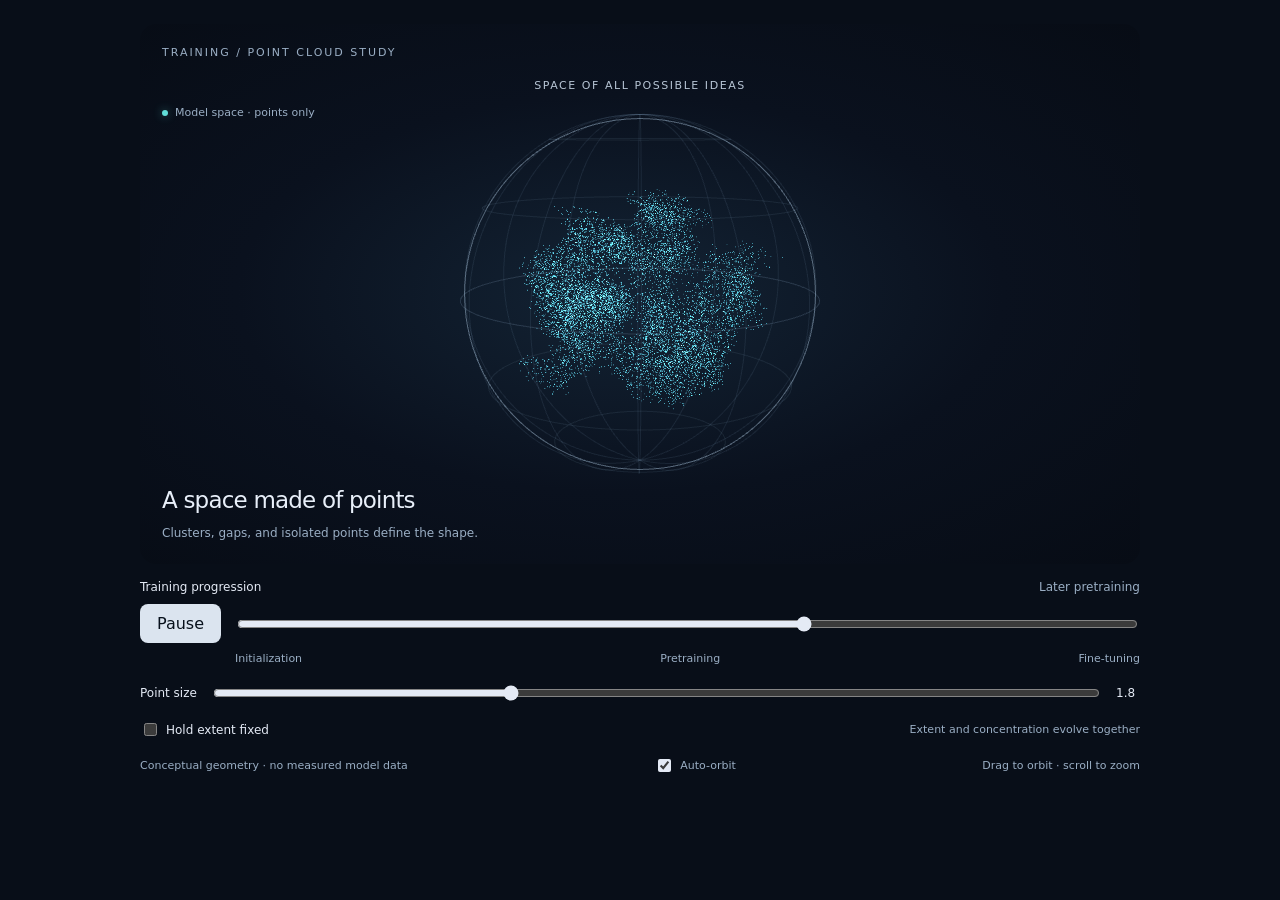
<file: experiments/point-cloud-space.html>
<!doctype html>
<html lang="en">
  <head>
    <title>Concept Space — point cloud space</title>
    <meta charset="utf-8" />
    <meta name="viewport" content="width=device-width, initial-scale=1" />
    <style>
      * {
        box-sizing: border-box;
      }
      body {
        margin: 0;
        font-family: Inter, ui-sans-serif, system-ui, sans-serif;
        color: var(--foreground, #e4eaf5);
        background: transparent;
      }
      button,
      input {
        font: inherit;
      }
      #idea-study {
        --ink: #e8eff9;
        --quiet: #9aaec4;
        --line: #283747;
        color: var(--ink);
      }
      .stage {
        position: relative;
        height: 540px;
        overflow: hidden;
        border-radius: 16px;
        background: radial-gradient(
          ellipse at 48% 50%,
          #132334 0%,
          #0a111e 52%,
          #070c15 100%
        );
        padding: 20px;
      }
      .stage canvas {
        position: absolute;
        inset: 0;
        width: 100%;
        height: 100%;
        touch-action: none;
        cursor: grab;
      }
      .stage canvas:active {
        cursor: grabbing;
      }
      .eyebrow {
        position: absolute;
        top: 22px;
        left: 22px;
        font-size: 11px;
        letter-spacing: 0.18em;
        text-transform: uppercase;
        color: var(--quiet);
        pointer-events: none;
      }
      .chapter {
        position: absolute;
        left: 22px;
        bottom: 51px;
        font-size: 23px;
        font-weight: 500;
        letter-spacing: -0.035em;
        pointer-events: none;
      }
      .event {
        position: absolute;
        left: 22px;
        right: 22px;
        bottom: 24px;
        color: var(--quiet);
        font-size: 12px;
        pointer-events: none;
      }
      .universe-label {
        position: absolute;
        top: 55px;
        left: 0;
        right: 0;
        text-align: center;
        font-size: 11px;
        letter-spacing: 0.14em;
        color: #b7c5d5;
        pointer-events: none;
      }
      .legend {
        display: flex;
        gap: 17px;
        flex-wrap: wrap;
        position: absolute;
        left: 22px;
        top: 82px;
        font-size: 11px;
        color: var(--quiet);
        pointer-events: none;
      }
      .key {
        display: inline-flex;
        align-items: center;
        gap: 7px;
      }
      .key i {
        display: inline-block;
        width: 6px;
        height: 6px;
        background: #61ded8;
        border-radius: 50%;
        box-shadow: 0 0 10px #61ded877;
      }
      .point-control {
        display: flex;
        gap: 14px;
        align-items: center;
        font-size: 12px;
        color: var(--foreground, #e4eaf5);
        margin-top: 18px;
      }
      .point-control input {
        flex: 1;
        min-width: 0;
        accent-color: var(--foreground, #dbe4ef);
      }
      .point-control span {
        font-variant-numeric: tabular-nums;
        min-width: 24px;
      }
      .density-control {
        display: flex;
        align-items: center;
        justify-content: space-between;
        gap: 10px;
        flex-wrap: wrap;
        font-size: 12px;
        margin-top: 17px;
        color: var(--foreground, #e4eaf5);
      }
      .density-control label {
        display: flex;
        gap: 6px;
        align-items: center;
      }
      .density-control span {
        color: var(--muted-foreground, #95a3b6);
        font-size: 11px;
      }
      .controls {
        padding: 16px 0 0;
        color: var(--foreground, #e4eaf5);
      }
      .timeline-head {
        display: flex;
        align-items: center;
        justify-content: space-between;
        gap: 12px;
        font-size: 12px;
        margin-bottom: 10px;
      }
      .timeline-head span:last-child {
        font-variant-numeric: tabular-nums;
        color: var(--muted-foreground, #95a3b6);
      }
      .transport {
        display: flex;
        gap: 14px;
        align-items: center;
      }
      .transport button {
        color: var(--primary-foreground, #0b111c);
        background: var(--primary, #dbe4ef);
        border: 0;
        border-radius: 8px;
        padding: 10px 14px;
        min-width: 81px;
        cursor: pointer;
      }
      .transport input {
        width: 100%;
        min-width: 0;
        accent-color: var(--foreground, #dbe4ef);
      }
      .ticks {
        display: flex;
        justify-content: space-between;
        margin: 9px 0 0 95px;
        color: var(--muted-foreground, #95a3b6);
        font-size: 11px;
      }
      .footer {
        display: flex;
        gap: 12px;
        justify-content: space-between;
        align-items: center;
        flex-wrap: wrap;
        color: var(--muted-foreground, #95a3b6);
        font-size: 11px;
        margin-top: 17px;
      }
      .footer label {
        display: flex;
        align-items: center;
        gap: 6px;
      }
      .footer input {
        accent-color: var(--foreground, #dbe4ef);
      }
      .error {
        position: absolute;
        inset: 140px 24px auto;
        line-height: 1.5;
      }
      .sr {
        position: absolute;
        width: 1px;
        height: 1px;
        overflow: hidden;
        clip: rect(0, 0, 0, 0);
      }
      @media (max-width: 440px) {
        .stage {
          height: 480px;
        }
        .chapter {
          font-size: 21px;
        }
        .event {
          bottom: 19px;
          max-width: 280px;
          line-height: 1.5;
        }
        .chapter {
          bottom: 65px;
        }
        .legend {
          top: 78px;
        }
        .universe-label {
          top: 51px;
        }
        .footer {
          gap: 9px;
        }
        .ticks {
          font-size: 10px;
        }
      }

      :root {
        color-scheme: dark;
        --background: #080e18;
        --foreground: #e4eaf5;
        --muted-foreground: #9aaec4;
        --primary: #dbe4ef;
        --primary-foreground: #07101b;
        --secondary: #172434;
        --border: #263647;
      }
      body {
        background: var(--background);
        padding: 24px 16px;
      }
      #idea-study {
        max-width: 1000px;
        margin: 0 auto;
      }
      @media (max-width: 440px) {
        body {
          padding: 12px 8px;
        }
      }
    </style>
  </head>
  <body>
    <div id="idea-study">
      <div class="stage" id="scene">
        <div class="eyebrow">Training / point cloud study</div>
        <div class="universe-label">SPACE OF ALL POSSIBLE IDEAS</div>
        <div class="legend">
          <span class="key"><i></i>Model space · points only</span>
        </div>
        <div class="chapter" id="chapter">Islands of possibility</div>
        <div class="event" id="event">
          Separate regions emerge within the larger space.
        </div>
        <span class="sr" id="description"
          >An illustrative model space composed entirely of individual points,
          with no enclosing surfaces, connecting lines, or haze. Points form
          irregular concentrations, gaps, and disconnected regions inside the
          reference sphere. Training reveals new points and removes some during
          fine-tuning. The meaning of point density remains exploratory. Drag to
          orbit, scroll to zoom, or use arrow keys while the training slider is
          focused.</span
        >
      </div>
      <div class="controls">
        <div class="timeline-head">
          <label for="training">Training progression</label
          ><span id="phase" aria-live="polite">Early training</span>
        </div>
        <div class="transport">
          <button type="button" id="play">Pause</button
          ><input
            id="training"
            aria-label="Illustrative training progression"
            type="range"
            min="0"
            max="1000"
            value="240"
          />
        </div>
        <div class="ticks">
          <span>Initialization</span><span>Pretraining</span
          ><span>Fine-tuning</span>
        </div>
        <div class="point-control">
          <label for="point-size">Point size</label
          ><input
            id="point-size"
            type="range"
            min="0.8"
            max="3.8"
            step="0.1"
            value="1.8"
          /><span id="point-value">1.8</span>
        </div>
        <div class="density-control">
          <label><input type="checkbox" id="hold" />Hold extent fixed</label
          ><span id="mode">Isolate changes inside the same boundary</span>
        </div>
        <div class="footer">
          <span>Conceptual geometry · no measured model data</span
          ><label><input type="checkbox" id="rotate" checked />Auto-orbit</label
          ><span>Drag to orbit · scroll to zoom</span>
        </div>
      </div>
    </div>
    <script src="../vendor/three/three.min.js"></script>
    <script>
      (() => {
        "use strict";
        const root = document.getElementById("idea-study"),
          holder = root.querySelector("#scene"),
          slider = root.querySelector("#training"),
          play = root.querySelector("#play"),
          rotate = root.querySelector("#rotate"),
          chapter = root.querySelector("#chapter"),
          event = root.querySelector("#event"),
          phase = root.querySelector("#phase"),
          hold = root.querySelector("#hold"),
          mode = root.querySelector("#mode");
        try {
          if (!window.THREE) throw Error("The 3D renderer did not load.");
          const reduced = matchMedia(
            "(prefers-reduced-motion: reduce)",
          ).matches;
          let playing = !reduced,
            t = 0.6,
            yaw = 0.45,
            pitch = 0.18,
            zoom = 4.6,
            drag = false,
            lastX = 0,
            lastY = 0,
            lastFrame = 0,
            lastBuild = -1,
            renderedT = -1,
            arrived = 0;
          if (reduced) {
            play.textContent = "Play";
            rotate.checked = false;
          }
          const renderer = new THREE.WebGLRenderer({
            alpha: true,
            antialias: true,
            powerPreference: "high-performance",
          });
          renderer.setPixelRatio(Math.min(devicePixelRatio, 1.7));
          renderer.setClearColor(0, 0);
          renderer.outputColorSpace = THREE.SRGBColorSpace;
          holder.prepend(renderer.domElement);
          renderer.domElement.setAttribute("role", "img");
          renderer.domElement.setAttribute(
            "aria-label",
            "Interactive three dimensional conceptual idea space",
          );
          renderer.domElement.setAttribute("aria-describedby", "description");
          const scene = new THREE.Scene(),
            camera = new THREE.PerspectiveCamera(37, 1, 0.1, 30),
            world = new THREE.Group();
          scene.add(world);
          const shell = new THREE.Group();
          world.add(shell);
          function line(points, color, opacity) {
            const g = new THREE.BufferGeometry().setFromPoints(points);
            return new THREE.Line(
              g,
              new THREE.LineBasicMaterial({
                color,
                transparent: true,
                opacity,
                depthWrite: false,
              }),
            );
          }
          for (let lat = -2; lat <= 2; lat++) {
            const a = (lat * Math.PI) / 6,
              r = Math.cos(a),
              y = Math.sin(a),
              p = [];
            for (let k = 0; k <= 160; k++) {
              const q = (k / 160) * Math.PI * 2;
              p.push(new THREE.Vector3(r * Math.cos(q), y, r * Math.sin(q)));
            }
            shell.add(line(p, 0x7e9bb8, lat === 0 ? 0.23 : 0.12));
          }
          for (let j = 0; j < 6; j++) {
            const p = [],
              a = (j * Math.PI) / 6;
            for (let k = 0; k <= 160; k++) {
              const q = (k / 160) * Math.PI * 2;
              p.push(
                new THREE.Vector3(
                  Math.cos(q) * Math.cos(a),
                  Math.sin(q),
                  Math.cos(q) * Math.sin(a),
                ),
              );
            }
            shell.add(line(p, 0x7e9bb8, 0.13));
          }
          // A camera-facing circumference makes the universe boundary legible from every angle.
          const ringPts = [];
          for (let k = 0; k <= 200; k++) {
            const q = (k / 200) * Math.PI * 2;
            ringPts.push(new THREE.Vector3(Math.cos(q), Math.sin(q), 0));
          }
          const ring = line(ringPts, 0xabc6de, 0.46);
          scene.add(ring);
          let seed = 77;
          function rand() {
            seed = (seed * 1664525 + 1013904223) >>> 0;
            return seed / 4294967296;
          }
          const lobes = [
            [-0.34, 0.16, 0.08, 0.31, 0.01],
            [0.16, -0.28, 0.12, 0.32, 0.1],
            [0.28, 0.3, -0.19, 0.27, 0.21],
            [-0.18, -0.16, -0.36, 0.26, 0.27],
            [0.52, 0.03, 0.22, 0.21, 0.34],
            [-0.5, -0.35, 0.05, 0.18, 0.42],
            [0.02, 0.54, 0.1, 0.2, 0.48],
            [-0.48, 0.46, -0.19, 0.16, 0.57],
            [0.26, -0.52, -0.26, 0.17, 0.63],
            [0.55, 0.38, 0.16, 0.12, 0.73],
            [-0.56, 0.06, -0.43, 0.13, 0.8],
          ];
          function smooth(a, b, v) {
            const u = Math.max(0, Math.min(1, (v - a) / (b - a)));
            return u * u * (3 - 2 * u);
          }
          let current = [];
          function configure(v) {
            const ft = smooth(0.8, 1, v);
            current = lobes.map((b, i) => {
              let s = smooth(b[4], b[4] + 0.29, v),
                r = b[3] * (0.08 + 0.92 * s);
              if (i === 1 || i === 4 || i === 8) r += ft * 0.08;
              if (i === 5 || i === 7) r *= 1 - ft * 0.82;
              return [b[0], b[1], b[2], r];
            });
          }
          function field(x, y, z) {
            const wx = x + 0.082 * Math.sin(y * 12 + z * 7),
              wy = y + 0.068 * Math.sin(z * 13 - x * 6),
              wz = z + 0.075 * Math.sin(x * 11 + y * 9);
            let d = 9;
            for (const b of current) {
              const dx = wx - b[0],
                dy = wy - b[1],
                dz = wz - b[2];
              const q = Math.sqrt(dx * dx + dy * dy + dz * dz) - b[3];
              const h = Math.max(0.045 - Math.abs(d - q), 0) / 0.045;
              d = Math.min(d, q) - h * h * 0.045 * 0.25;
            }
            d +=
              0.023 * Math.sin(x * 23 + y * 17) * Math.sin(y * 21 - z * 19) +
              0.009 * Math.cos(z * 43 + x * 17);
            // Persistent through-hole and enclosed voids are deliberately independent of growth.
            const tunnel =
              0.092 -
              Math.sqrt((x + 0.27) * (x + 0.27) + (y - 0.15) * (y - 0.15));
            const cave =
              0.13 -
              Math.sqrt((x - 0.19) ** 2 + (y + 0.2) ** 2 + (z - 0.12) ** 2);
            const cut = 0.085 - Math.sqrt((y - 0.32) ** 2 + (z + 0.17) ** 2);
            return Math.max(
              d,
              tunnel,
              cave,
              cut,
              Math.sqrt(x * x + y * y + z * z) - 0.92,
            );
          }
          // Stable particle positions: enrichment reveals more detail without moving the frontier.
          const candidates = [];
          for (let i = 0; i < 220000; i++) {
            const x = rand() * 1.84 - 0.92,
              y = rand() * 1.84 - 0.92,
              z = rand() * 1.84 - 0.92;
            if (x * x + y * y + z * z < 0.85) candidates.push(x, y, z, rand());
          }
          const densityUniforms = {
            uProgress: { value: t },
            uSize: { value: 1.8 },
            uHaze: { value: 0 },
            uDpr: { value: renderer.getPixelRatio() },
          };
          const particleVertex = `attribute float aSeed;attribute float aBirth;attribute float aRegion;attribute float aCore;uniform float uProgress;uniform float uSize;uniform float uHaze;uniform float uDpr;varying float vAlpha;varying vec3 vColor;
void main(){float age=smoothstep(aBirth,aBirth+.43,uProgress);float tune=smoothstep(.8,1.,uProgress);float reduction=(1.-smoothstep(.3,.5,aRegion))*.7*tune;float density=clamp(.035+age*(.26+.7*aCore)-reduction,.025,1.);float visible=smoothstep(aSeed-.045,aSeed+.045,density);vAlpha=visible*(.48+.35*density);vColor=vec3(.39,.88,.95);vec4 p=modelViewMatrix*vec4(position,1.);gl_Position=projectionMatrix*p;gl_PointSize=clamp(uSize*uDpr*4./(-p.z),1.,24.);}
`;
          const particleFragment = `uniform float uHaze;varying float vAlpha;varying vec3 vColor;void main(){float r=length(gl_PointCoord-.5)*2.;if(r>1.)discard;float glow=1.-smoothstep(.35,1.,r);float a=vAlpha*glow*mix(.9,.037,uHaze);if(a<.001)discard;gl_FragColor=vec4(vColor,a);}`;
          function particleMaterial(uniforms) {
            return new THREE.ShaderMaterial({
              uniforms,
              vertexShader: particleVertex,
              fragmentShader: particleFragment,
              transparent: true,
              depthWrite: false,
              blending: THREE.AdditiveBlending,
            });
          }
          const points = new THREE.Points(
            new THREE.BufferGeometry(),
            particleMaterial(densityUniforms),
          );
          world.add(points);
          function buildParticles() {
            const p = [],
              seeds = [],
              birth = [],
              region = [],
              core = [];
            for (let i = 0; i < candidates.length; i += 4) {
              const x = candidates[i],
                y = candidates[i + 1],
                z = candidates[i + 2];
              if (field(x, y, z) >= -0.006) continue;
              let nearest = 0,
                dist = 9;
              for (let j = 0; j < lobes.length; j++) {
                const l = lobes[j],
                  d = Math.hypot(x - l[0], y - l[1], z - l[2]) / l[3];
                if (d < dist) {
                  dist = d;
                  nearest = j;
                }
              }
              const l = lobes[nearest],
                filament =
                  0.5 +
                  0.5 *
                    Math.sin(x * 19 + Math.sin(y * 12)) *
                    Math.cos(z * 16 - y * 7);
              p.push(x, y, z);
              seeds.push(candidates[i + 3]);
              birth.push(l[4] * 0.59);
              region.push((nearest * 0.381966) % 1);
              core.push(
                Math.max(
                  0.12,
                  Math.min(1, (1 - dist * 0.5) * 0.5 + filament * 0.5),
                ),
              );
            }
            const g = new THREE.BufferGeometry();
            g.setAttribute("position", new THREE.Float32BufferAttribute(p, 3));
            g.setAttribute("aSeed", new THREE.Float32BufferAttribute(seeds, 1));
            g.setAttribute(
              "aBirth",
              new THREE.Float32BufferAttribute(birth, 1),
            );
            g.setAttribute(
              "aRegion",
              new THREE.Float32BufferAttribute(region, 1),
            );
            g.setAttribute("aCore", new THREE.Float32BufferAttribute(core, 1));
            points.geometry.dispose();
            points.geometry = g;
          }
          function rebuild(v) {
            configure(v);
            buildParticles();
            renderedT = v;
          }
          const pointSize = root.querySelector("#point-size"),
            pointValue = root.querySelector("#point-value");
          pointSize.oninput = () => {
            densityUniforms.uSize.value = Number(pointSize.value);
            pointValue.textContent = Number(pointSize.value).toFixed(1);
          };
          function updateText() {
            const stage = t < 0.28 ? 0 : t < 0.55 ? 1 : t < 0.8 ? 2 : 3;
            const titles = [
              "Scattered beginnings",
              "Patterns take shape",
              "A space made of points",
              "The pattern changes",
            ];
            const captions = hold.checked
              ? [
                  "Sparse points within a fixed extent.",
                  "Concentrations emerge within the same extent.",
                  "Clusters, gaps, and isolated points define the shape.",
                  "Some concentrations strengthen; others thin out.",
                ]
              : [
                  "Separate concentrations begin to appear.",
                  "New points extend and fill in the model’s space.",
                  "Clusters, gaps, and isolated points define the shape.",
                  "Some regions extend; others thin out or disappear.",
                ];
            chapter.textContent = titles[stage];
            event.textContent = captions[stage];
            const p = [
              "Early training",
              "Pretraining",
              "Later pretraining",
              "Fine-tuning",
            ][stage];
            if (phase.textContent !== p) phase.textContent = p;
            slider.value = Math.round(t * 1000);
            slider.setAttribute(
              "aria-valuetext",
              p + ", illustrative timeline " + Math.round(t * 100) + " percent",
            );
            densityUniforms.uProgress.value = t;
            mode.textContent = hold.checked
              ? "Only point concentration changes"
              : "Extent and concentration evolve together";
          }
          hold.onchange = () => {
            rebuild(hold.checked ? 0.8 : t);
            updateText();
          };
          play.onclick = () => {
            if (t >= 1) {
              t = 0;
              arrived = 0;
            }
            playing = !playing;
            play.textContent = playing ? "Pause" : "Play";
          };
          slider.oninput = () => {
            t = Number(slider.value) / 1000;
            playing = false;
            play.textContent = "Play";
            updateText();
          };
          renderer.domElement.addEventListener("pointerdown", (e) => {
            drag = true;
            lastX = e.clientX;
            lastY = e.clientY;
            renderer.domElement.setPointerCapture(e.pointerId);
          });
          renderer.domElement.addEventListener("pointermove", (e) => {
            if (!drag) return;
            yaw += (e.clientX - lastX) * 0.008;
            pitch = Math.max(
              -1.3,
              Math.min(1.3, pitch + (e.clientY - lastY) * 0.008),
            );
            lastX = e.clientX;
            lastY = e.clientY;
          });
          renderer.domElement.addEventListener(
            "pointerup",
            () => (drag = false),
          );
          renderer.domElement.addEventListener(
            "pointercancel",
            () => (drag = false),
          );
          renderer.domElement.addEventListener(
            "wheel",
            (e) => {
              e.preventDefault();
              zoom = Math.max(2.7, Math.min(6.8, zoom + e.deltaY * 0.003));
            },
            { passive: false },
          );
          function resize() {
            const w = holder.clientWidth,
              h = holder.clientHeight;
            renderer.setSize(w, h);
            camera.aspect = w / h;
            camera.updateProjectionMatrix();
          }
          new ResizeObserver(resize).observe(holder);
          resize();
          rebuild(hold.checked ? 0.8 : t);
          updateText();
          let frames = 0;
          function animate(now) {
            requestAnimationFrame(animate);
            const dt = Math.min((now - lastFrame) / 1000, 0.05);
            lastFrame = now;
            if (document.hidden) return;
            if (playing) {
              t = Math.min(1, t + dt / 36);
              if (t === 1) {
                playing = false;
                play.textContent = "Replay";
              }
              updateText();
            }
            if (
              !hold.checked &&
              Math.abs(t - renderedT) > 0.005 &&
              now - lastBuild > 220
            ) {
              rebuild(t);
              lastBuild = performance.now();
            }
            if (rotate.checked && !drag) yaw += dt * 0.055;
            world.rotation.set(pitch, yaw, 0);
            camera.position.set(
              0,
              0,
              zoom * (camera.aspect < 1 ? (1 / camera.aspect) * 0.9 : 1),
            );
            camera.lookAt(0, 0, 0);
            ring.quaternion.copy(camera.quaternion);
            renderer.render(scene, camera);
            frames++;
          }
          requestAnimationFrame(animate);
          window.ideaStudy = {
            setProgress(v) {
              t = Math.max(0, Math.min(1, v));
              playing = false;
              play.textContent = "Play";
              rebuild(hold.checked ? 0.8 : t);
              updateText();
            },
            getState() {
              return {
                progress: t,
                reachHeld: hold.checked,
                geometryProgress: renderedT,
                particles: points.geometry.attributes.position.count,
                densityProgress: densityUniforms.uProgress.value,
                modelSurfaces: 0,
                pointSize: densityUniforms.uSize.value,
                frames,
                playing,
                canvas: [renderer.domElement.width, renderer.domElement.height],
              };
            },
          };
          console.log(
            "Point-cloud study ready: points only, training, point size, orbit and zoom.",
          );
        } catch (e) {
          const p = document.createElement("p");
          p.className = "error";
          p.setAttribute("role", "alert");
          p.textContent = "The 3D study could not start: " + e.message;
          holder.append(p);
          console.error(e);
        }
      })();
    </script>
  </body>
</html>
</file>
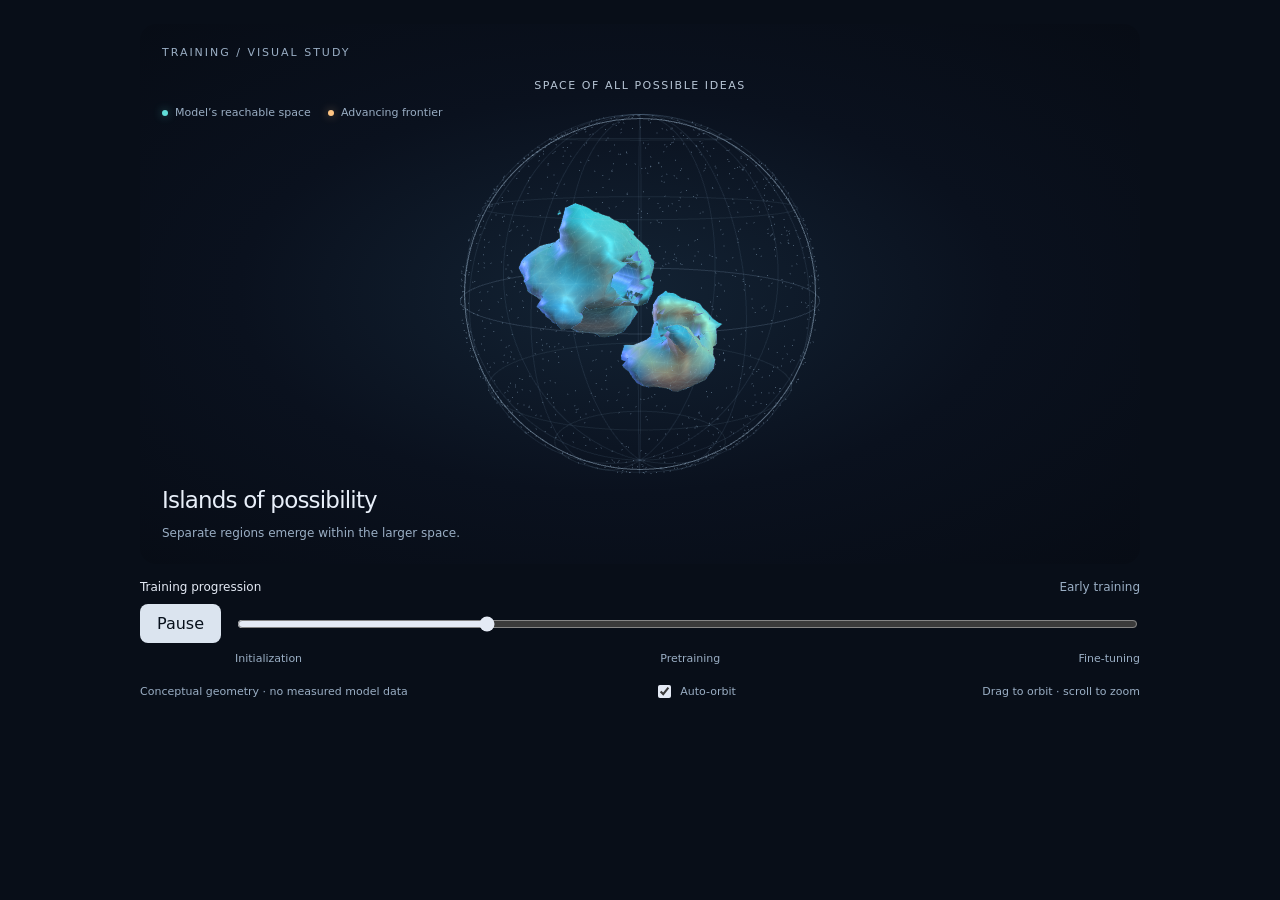
<file: experiments/training-space.html>
<!doctype html>
<html lang="en">
  <head>
    <title>Concept Space — training space</title>
    <meta charset="utf-8" />
    <meta name="viewport" content="width=device-width, initial-scale=1" />
    <style>
      * {
        box-sizing: border-box;
      }
      body {
        margin: 0;
        font-family: Inter, ui-sans-serif, system-ui, sans-serif;
        color: var(--foreground, #e4eaf5);
        background: transparent;
      }
      button,
      input {
        font: inherit;
      }
      #idea-study {
        --ink: #e8eff9;
        --quiet: #9aaec4;
        --line: #283747;
        color: var(--ink);
      }
      .stage {
        position: relative;
        height: 540px;
        overflow: hidden;
        border-radius: 16px;
        background: radial-gradient(
          ellipse at 48% 50%,
          #132334 0%,
          #0a111e 52%,
          #070c15 100%
        );
        padding: 20px;
      }
      .stage canvas {
        position: absolute;
        inset: 0;
        width: 100%;
        height: 100%;
        touch-action: none;
        cursor: grab;
      }
      .stage canvas:active {
        cursor: grabbing;
      }
      .eyebrow {
        position: absolute;
        top: 22px;
        left: 22px;
        font-size: 11px;
        letter-spacing: 0.18em;
        text-transform: uppercase;
        color: var(--quiet);
        pointer-events: none;
      }
      .chapter {
        position: absolute;
        left: 22px;
        bottom: 51px;
        font-size: 23px;
        font-weight: 500;
        letter-spacing: -0.035em;
        pointer-events: none;
      }
      .event {
        position: absolute;
        left: 22px;
        right: 22px;
        bottom: 24px;
        color: var(--quiet);
        font-size: 12px;
        pointer-events: none;
      }
      .universe-label {
        position: absolute;
        top: 55px;
        left: 0;
        right: 0;
        text-align: center;
        font-size: 11px;
        letter-spacing: 0.14em;
        color: #b7c5d5;
        pointer-events: none;
      }
      .legend {
        display: flex;
        gap: 17px;
        flex-wrap: wrap;
        position: absolute;
        left: 22px;
        top: 82px;
        font-size: 11px;
        color: var(--quiet);
        pointer-events: none;
      }
      .key {
        display: inline-flex;
        align-items: center;
        gap: 7px;
      }
      .key i {
        display: inline-block;
        width: 6px;
        height: 6px;
        background: #61ded8;
        border-radius: 50%;
        box-shadow: 0 0 10px #61ded877;
      }
      .key:last-child i {
        background: #ffc583;
        box-shadow: 0 0 10px #ffc58377;
      }
      .controls {
        padding: 16px 0 0;
        color: var(--foreground, #e4eaf5);
      }
      .timeline-head {
        display: flex;
        align-items: center;
        justify-content: space-between;
        gap: 12px;
        font-size: 12px;
        margin-bottom: 10px;
      }
      .timeline-head span:last-child {
        font-variant-numeric: tabular-nums;
        color: var(--muted-foreground, #95a3b6);
      }
      .transport {
        display: flex;
        gap: 14px;
        align-items: center;
      }
      .transport button {
        color: var(--primary-foreground, #0b111c);
        background: var(--primary, #dbe4ef);
        border: 0;
        border-radius: 8px;
        padding: 10px 14px;
        min-width: 81px;
        cursor: pointer;
      }
      .transport input {
        width: 100%;
        min-width: 0;
        accent-color: var(--foreground, #dbe4ef);
      }
      .ticks {
        display: flex;
        justify-content: space-between;
        margin: 9px 0 0 95px;
        color: var(--muted-foreground, #95a3b6);
        font-size: 11px;
      }
      .footer {
        display: flex;
        gap: 12px;
        justify-content: space-between;
        align-items: center;
        flex-wrap: wrap;
        color: var(--muted-foreground, #95a3b6);
        font-size: 11px;
        margin-top: 17px;
      }
      .footer label {
        display: flex;
        align-items: center;
        gap: 6px;
      }
      .footer input {
        accent-color: var(--foreground, #dbe4ef);
      }
      .error {
        position: absolute;
        inset: 140px 24px auto;
        line-height: 1.5;
      }
      .sr {
        position: absolute;
        width: 1px;
        height: 1px;
        overflow: hidden;
        clip: rect(0, 0, 0, 0);
      }
      @media (max-width: 440px) {
        .stage {
          height: 480px;
        }
        .chapter {
          font-size: 21px;
        }
        .event {
          bottom: 19px;
          max-width: 280px;
          line-height: 1.5;
        }
        .chapter {
          bottom: 65px;
        }
        .legend {
          top: 78px;
        }
        .universe-label {
          top: 51px;
        }
        .footer {
          gap: 9px;
        }
        .ticks {
          font-size: 10px;
        }
      }

      :root {
        color-scheme: dark;
        --background: #080e18;
        --foreground: #e4eaf5;
        --muted-foreground: #9aaec4;
        --primary: #dbe4ef;
        --primary-foreground: #07101b;
        --secondary: #172434;
        --border: #263647;
      }
      body {
        background: var(--background);
        padding: 24px 16px;
      }
      #idea-study {
        max-width: 1000px;
        margin: 0 auto;
      }
      @media (max-width: 440px) {
        body {
          padding: 12px 8px;
        }
      }
    </style>
  </head>
  <body>
    <div id="idea-study">
      <div class="stage" id="scene">
        <div class="eyebrow">Training / visual study</div>
        <div class="universe-label">SPACE OF ALL POSSIBLE IDEAS</div>
        <div class="legend">
          <span class="key"><i></i>Model’s reachable space</span
          ><span class="key"><i></i>Advancing frontier</span>
        </div>
        <div class="chapter" id="chapter">Islands of possibility</div>
        <div class="event" id="event">
          Separate regions emerge within the larger space.
        </div>
        <span class="sr" id="description"
          >An illustrative 3D model space inside a spherical universe. Training
          creates irregular islands, connects them, and fills some gaps while
          leaving holes. The final fine-tuning phase expands some regions and
          contracts others. Drag to orbit, scroll to zoom, or use arrow keys
          while the training slider is focused.</span
        >
      </div>
      <div class="controls">
        <div class="timeline-head">
          <label for="training">Training progression</label
          ><span id="phase" aria-live="polite">Early training</span>
        </div>
        <div class="transport">
          <button type="button" id="play">Pause</button
          ><input
            id="training"
            aria-label="Illustrative training progression"
            type="range"
            min="0"
            max="1000"
            value="240"
          />
        </div>
        <div class="ticks">
          <span>Initialization</span><span>Pretraining</span
          ><span>Fine-tuning</span>
        </div>
        <div class="footer">
          <span>Conceptual geometry · no measured model data</span
          ><label><input type="checkbox" id="rotate" checked />Auto-orbit</label
          ><span>Drag to orbit · scroll to zoom</span>
        </div>
      </div>
    </div>
    <script src="../vendor/three/three.min.js"></script>
    <script>
      (() => {
        "use strict";
        const root = document.getElementById("idea-study"),
          holder = root.querySelector("#scene"),
          slider = root.querySelector("#training"),
          play = root.querySelector("#play"),
          rotate = root.querySelector("#rotate"),
          chapter = root.querySelector("#chapter"),
          event = root.querySelector("#event"),
          phase = root.querySelector("#phase");
        try {
          if (!window.THREE) throw Error("The 3D renderer did not load.");
          const reduced = matchMedia(
            "(prefers-reduced-motion: reduce)",
          ).matches;
          let playing = !reduced,
            t = 0.24,
            yaw = 0.45,
            pitch = 0.18,
            zoom = 4.6,
            drag = false,
            lastX = 0,
            lastY = 0,
            lastFrame = 0,
            lastBuild = -1,
            renderedT = -1,
            arrived = 0;
          if (reduced) {
            play.textContent = "Play";
            rotate.checked = false;
          }
          const renderer = new THREE.WebGLRenderer({
            alpha: true,
            antialias: true,
            powerPreference: "high-performance",
          });
          renderer.setPixelRatio(Math.min(devicePixelRatio, 1.7));
          renderer.setClearColor(0, 0);
          renderer.outputColorSpace = THREE.SRGBColorSpace;
          holder.prepend(renderer.domElement);
          renderer.domElement.setAttribute("role", "img");
          renderer.domElement.setAttribute(
            "aria-label",
            "Interactive three dimensional conceptual idea space",
          );
          renderer.domElement.setAttribute("aria-describedby", "description");
          const scene = new THREE.Scene(),
            camera = new THREE.PerspectiveCamera(37, 1, 0.1, 30),
            world = new THREE.Group();
          scene.add(world);
          scene.add(new THREE.HemisphereLight(0xa7efff, 0x16203e, 2.2));
          const light = new THREE.DirectionalLight(0x83f5ee, 3.2);
          light.position.set(3, 4, 4);
          scene.add(light);
          const rim = new THREE.DirectionalLight(0x9a96ff, 3.8);
          rim.position.set(-3, 1, -2);
          scene.add(rim);
          const warm = new THREE.DirectionalLight(0xffcea2, 0.7);
          warm.position.set(0, -3, 2);
          scene.add(warm);
          const shell = new THREE.Group();
          world.add(shell);
          function line(points, color, opacity) {
            const g = new THREE.BufferGeometry().setFromPoints(points);
            return new THREE.Line(
              g,
              new THREE.LineBasicMaterial({
                color,
                transparent: true,
                opacity,
                depthWrite: false,
              }),
            );
          }
          for (let lat = -2; lat <= 2; lat++) {
            const a = (lat * Math.PI) / 6,
              r = Math.cos(a),
              y = Math.sin(a),
              p = [];
            for (let k = 0; k <= 160; k++) {
              const q = (k / 160) * Math.PI * 2;
              p.push(new THREE.Vector3(r * Math.cos(q), y, r * Math.sin(q)));
            }
            shell.add(line(p, 0x7e9bb8, lat === 0 ? 0.23 : 0.12));
          }
          for (let j = 0; j < 6; j++) {
            const p = [],
              a = (j * Math.PI) / 6;
            for (let k = 0; k <= 160; k++) {
              const q = (k / 160) * Math.PI * 2;
              p.push(
                new THREE.Vector3(
                  Math.cos(q) * Math.cos(a),
                  Math.sin(q),
                  Math.cos(q) * Math.sin(a),
                ),
              );
            }
            shell.add(line(p, 0x7e9bb8, 0.13));
          }
          // A camera-facing circumference makes the universe boundary legible from every angle.
          const ringPts = [];
          for (let k = 0; k <= 200; k++) {
            const q = (k / 200) * Math.PI * 2;
            ringPts.push(new THREE.Vector3(Math.cos(q), Math.sin(q), 0));
          }
          const ring = line(ringPts, 0xabc6de, 0.46);
          scene.add(ring);
          let seed = 77;
          function rand() {
            seed = (seed * 1664525 + 1013904223) >>> 0;
            return seed / 4294967296;
          }
          const dust = [];
          for (let i = 0; i < 1150; i++) {
            const y = rand() * 2 - 1,
              a = rand() * Math.PI * 2,
              r = Math.sqrt(1 - y * y);
            dust.push(r * Math.cos(a), y, r * Math.sin(a));
          }
          const dg = new THREE.BufferGeometry();
          dg.setAttribute(
            "position",
            new THREE.Float32BufferAttribute(dust, 3),
          );
          const dp = new THREE.Points(
            dg,
            new THREE.PointsMaterial({
              color: 0xa3c4df,
              size: 0.0045,
              transparent: true,
              opacity: 0.4,
              depthWrite: false,
            }),
          );
          shell.add(dp);
          const material = new THREE.MeshStandardMaterial({
            vertexColors: true,
            metalness: 0.2,
            roughness: 0.48,
            emissive: 0x062224,
            emissiveIntensity: 0.45,
            transparent: false,
            opacity: 1,
            side: THREE.DoubleSide,
          });
          const mesh = new THREE.Mesh(new THREE.BufferGeometry(), material);
          world.add(mesh);
          const wire = new THREE.Mesh(
            mesh.geometry,
            new THREE.MeshBasicMaterial({
              color: 0xb6fff2,
              wireframe: true,
              transparent: true,
              opacity: 0.025,
              depthWrite: false,
            }),
          );
          world.add(wire);
          const coreDots = [],
            dotBirth = [];
          for (let i = 0; i < 5500; i++) {
            const x = rand() * 1.8 - 0.9,
              y = rand() * 1.8 - 0.9,
              z = rand() * 1.8 - 0.9;
            if (x * x + y * y + z * z < 0.85) {
              coreDots.push(x, y, z);
              dotBirth.push(rand());
            }
          }
          const pg = new THREE.BufferGeometry();
          pg.setAttribute("position", new THREE.Float32BufferAttribute([], 3));
          const points = new THREE.Points(
            pg,
            new THREE.PointsMaterial({
              color: 0x80fff1,
              size: 0.009,
              transparent: true,
              opacity: 0.48,
              depthWrite: false,
              blending: THREE.AdditiveBlending,
            }),
          );
          world.add(points);
          const lobes = [
            [-0.34, 0.16, 0.08, 0.31, 0.01],
            [0.16, -0.28, 0.12, 0.32, 0.1],
            [0.28, 0.3, -0.19, 0.27, 0.21],
            [-0.18, -0.16, -0.36, 0.26, 0.27],
            [0.52, 0.03, 0.22, 0.21, 0.34],
            [-0.5, -0.35, 0.05, 0.18, 0.42],
            [0.02, 0.54, 0.1, 0.2, 0.48],
            [-0.48, 0.46, -0.19, 0.16, 0.57],
            [0.26, -0.52, -0.26, 0.17, 0.63],
            [0.55, 0.38, 0.16, 0.12, 0.73],
            [-0.56, 0.06, -0.43, 0.13, 0.8],
          ];
          function smooth(a, b, v) {
            const u = Math.max(0, Math.min(1, (v - a) / (b - a)));
            return u * u * (3 - 2 * u);
          }
          let current = [];
          function configure(v) {
            const ft = smooth(0.8, 1, v);
            current = lobes.map((b, i) => {
              let s = smooth(b[4], b[4] + 0.29, v),
                r = b[3] * (0.08 + 0.92 * s);
              if (i === 1 || i === 4 || i === 8) r += ft * 0.08;
              if (i === 5 || i === 7) r *= 1 - ft * 0.82;
              return [b[0], b[1], b[2], r];
            });
          }
          function field(x, y, z) {
            const wx = x + 0.082 * Math.sin(y * 12 + z * 7),
              wy = y + 0.068 * Math.sin(z * 13 - x * 6),
              wz = z + 0.075 * Math.sin(x * 11 + y * 9);
            let d = 9;
            for (const b of current) {
              const dx = wx - b[0],
                dy = wy - b[1],
                dz = wz - b[2];
              const q = Math.sqrt(dx * dx + dy * dy + dz * dz) - b[3];
              const h = Math.max(0.045 - Math.abs(d - q), 0) / 0.045;
              d = Math.min(d, q) - h * h * 0.045 * 0.25;
            }
            d +=
              0.023 * Math.sin(x * 23 + y * 17) * Math.sin(y * 21 - z * 19) +
              0.009 * Math.cos(z * 43 + x * 17);
            // Persistent through-hole and enclosed voids are deliberately independent of growth.
            const tunnel =
              0.092 -
              Math.sqrt((x + 0.27) * (x + 0.27) + (y - 0.15) * (y - 0.15));
            const cave =
              0.13 -
              Math.sqrt((x - 0.19) ** 2 + (y + 0.2) ** 2 + (z - 0.12) ** 2);
            const cut = 0.085 - Math.sqrt((y - 0.32) ** 2 + (z + 0.17) ** 2);
            return Math.max(
              d,
              tunnel,
              cave,
              cut,
              Math.sqrt(x * x + y * y + z * z) - 0.92,
            );
          }
          const N = 35,
            side = N + 1,
            lo = -0.95,
            step = 1.9 / N,
            count = side ** 3,
            values = new Float32Array(count),
            gradients = new Float32Array(count * 3),
            coords = new Float32Array(count * 3);
          let ii = 0;
          for (let z = 0; z <= N; z++)
            for (let y = 0; y <= N; y++)
              for (let x = 0; x <= N; x++) {
                coords[ii * 3] = lo + x * step;
                coords[ii * 3 + 1] = lo + y * step;
                coords[ii * 3 + 2] = lo + z * step;
                ii++;
              }
          const tetra = [
              [0, 5, 1, 6],
              [0, 1, 2, 6],
              [0, 2, 3, 6],
              [0, 3, 7, 6],
              [0, 7, 4, 6],
              [0, 4, 5, 6],
            ],
            offs = [
              0,
              1,
              1 + side,
              side,
              side * side,
              side * side + 1,
              side * side + 1 + side,
              side * side + side,
            ];
          const teal = new THREE.Color(0x42cfc2),
            blue = new THREE.Color(0x637cce),
            gold = new THREE.Color(0xffce91);
          function rebuild(v) {
            configure(v);
            for (let i = 0; i < count; i++)
              values[i] = field(
                coords[i * 3],
                coords[i * 3 + 1],
                coords[i * 3 + 2],
              );
            for (let z = 0; z <= N; z++)
              for (let y = 0; y <= N; y++)
                for (let x = 0; x <= N; x++) {
                  const i = x + y * side + z * side * side;
                  gradients[i * 3] =
                    values[i + (x < N ? 1 : 0)] - values[i - (x > 0 ? 1 : 0)];
                  gradients[i * 3 + 1] =
                    values[i + (y < N ? side : 0)] -
                    values[i - (y > 0 ? side : 0)];
                  gradients[i * 3 + 2] =
                    values[i + (z < N ? side * side : 0)] -
                    values[i - (z > 0 ? side * side : 0)];
                }
            const verts = [],
              cols = [],
              normals = [];
            function edge(a, b) {
              const u = values[a] / (values[a] - values[b]);
              const nx =
                  gradients[a * 3] + u * (gradients[b * 3] - gradients[a * 3]),
                ny =
                  gradients[a * 3 + 1] +
                  u * (gradients[b * 3 + 1] - gradients[a * 3 + 1]),
                nz =
                  gradients[a * 3 + 2] +
                  u * (gradients[b * 3 + 2] - gradients[a * 3 + 2]),
                len = Math.hypot(nx, ny, nz) || 1;
              return [
                coords[a * 3] + u * (coords[b * 3] - coords[a * 3]),
                coords[a * 3 + 1] + u * (coords[b * 3 + 1] - coords[a * 3 + 1]),
                coords[a * 3 + 2] + u * (coords[b * 3 + 2] - coords[a * 3 + 2]),
                nx / len,
                ny / len,
                nz / len,
              ];
            }
            function tri(a, b, c) {
              const ux = b[0] - a[0],
                uy = b[1] - a[1],
                uz = b[2] - a[2],
                vx = c[0] - a[0],
                vy = c[1] - a[1],
                vz = c[2] - a[2],
                nx = uy * vz - uz * vy,
                ny = uz * vx - ux * vz,
                nz = ux * vy - uy * vx,
                cx = (a[0] + b[0] + c[0]) / 3,
                cy = (a[1] + b[1] + c[1]) / 3,
                cz = (a[2] + b[2] + c[2]) / 3;
              if (nx * a[3] + ny * a[4] + nz * a[5] < 0) {
                const q = b;
                b = c;
                c = q;
              }
              for (const p of [a, b, c]) {
                verts.push(p[0], p[1], p[2]);
                normals.push(p[3], p[4], p[5]);
                let frontier = 0;
                for (let j = 0; j < lobes.length; j++) {
                  const l = lobes[j],
                    q = current[j];
                  const distance = Math.hypot(
                    p[0] - q[0],
                    p[1] - q[1],
                    p[2] - q[2],
                  );
                  const growth = Math.sin(
                    Math.PI * Math.max(0, Math.min(1, (v - l[4]) / 0.29)),
                  );
                  frontier = Math.max(
                    frontier,
                    growth * Math.max(0, 1 - Math.abs(distance - q[3]) / 0.07),
                  );
                }
                const color = blue
                  .clone()
                  .lerp(
                    teal,
                    Math.max(0, Math.min(1, 0.5 + p[1] * 0.65 + p[0] * 0.4)),
                  )
                  .lerp(gold, frontier * 0.7);
                cols.push(color.r, color.g, color.b);
              }
            }
            for (let z = 0; z < N; z++)
              for (let y = 0; y < N; y++)
                for (let x = 0; x < N; x++) {
                  const base = x + y * side + z * side * side,
                    ids = offs.map((o) => base + o);
                  let mask = 0;
                  for (let j = 0; j < 8; j++) if (values[ids[j]] < 0) mask++;
                  if (mask === 0 || mask === 8) continue;
                  for (const tt of tetra) {
                    const inside = [],
                      outside = [];
                    for (const j of tt)
                      (values[ids[j]] < 0 ? inside : outside).push(ids[j]);
                    if (inside.length === 1)
                      tri(
                        edge(inside[0], outside[0]),
                        edge(inside[0], outside[1]),
                        edge(inside[0], outside[2]),
                      );
                    else if (inside.length === 3)
                      tri(
                        edge(outside[0], inside[0]),
                        edge(outside[0], inside[1]),
                        edge(outside[0], inside[2]),
                      );
                    else if (inside.length === 2) {
                      const a = edge(inside[0], outside[0]),
                        b = edge(inside[0], outside[1]),
                        c = edge(inside[1], outside[0]),
                        d = edge(inside[1], outside[1]);
                      tri(a, b, c);
                      tri(b, d, c);
                    }
                  }
                }
            const g = new THREE.BufferGeometry();
            g.setAttribute(
              "position",
              new THREE.Float32BufferAttribute(verts, 3),
            );
            g.setAttribute("color", new THREE.Float32BufferAttribute(cols, 3));
            g.setAttribute(
              "normal",
              new THREE.Float32BufferAttribute(normals, 3),
            );
            mesh.geometry.dispose();
            mesh.geometry = g;
            wire.geometry = g;
            const visible = [];
            for (let i = 0; i < coreDots.length; i += 3)
              if (field(coreDots[i], coreDots[i + 1], coreDots[i + 2]) < -0.012)
                visible.push(coreDots[i], coreDots[i + 1], coreDots[i + 2]);
            points.geometry.dispose();
            points.geometry = new THREE.BufferGeometry();
            points.geometry.setAttribute(
              "position",
              new THREE.Float32BufferAttribute(visible, 3),
            );
            renderedT = v;
          }
          function updateText() {
            const s =
              t < 0.12 ? 0 : t < 0.37 ? 1 : t < 0.6 ? 2 : t < 0.8 ? 3 : 4;
            const titles = [
              "First footholds",
              "Islands of possibility",
              "Connections emerge",
              "An uneven frontier",
              "Fine-tuning reshapes reach",
            ];
            const captions = [
              "Small, disconnected regions begin to form.",
              "Separate regions emerge within the larger space.",
              "Growing regions meet; some gaps become passages.",
              "Reach expands unevenly. Holes and isolated regions remain.",
              "Selected regions expand while others recede.",
            ];
            chapter.textContent = titles[s];
            event.textContent = captions[s];
            const p = [
              "Initialization",
              "Early training",
              "Connecting regions",
              "Later pretraining",
              "Fine-tuning",
            ][s];
            if (phase.textContent !== p) phase.textContent = p;
            slider.value = Math.round(t * 1000);
            slider.setAttribute(
              "aria-valuetext",
              p + ", illustrative timeline " + Math.round(t * 100) + " percent",
            );
          }
          play.onclick = () => {
            if (t >= 1) {
              t = 0;
              arrived = 0;
            }
            playing = !playing;
            play.textContent = playing ? "Pause" : "Play";
          };
          slider.oninput = () => {
            t = Number(slider.value) / 1000;
            playing = false;
            play.textContent = "Play";
            updateText();
          };
          renderer.domElement.addEventListener("pointerdown", (e) => {
            drag = true;
            lastX = e.clientX;
            lastY = e.clientY;
            renderer.domElement.setPointerCapture(e.pointerId);
          });
          renderer.domElement.addEventListener("pointermove", (e) => {
            if (!drag) return;
            yaw += (e.clientX - lastX) * 0.008;
            pitch = Math.max(
              -1.3,
              Math.min(1.3, pitch + (e.clientY - lastY) * 0.008),
            );
            lastX = e.clientX;
            lastY = e.clientY;
          });
          renderer.domElement.addEventListener(
            "pointerup",
            () => (drag = false),
          );
          renderer.domElement.addEventListener(
            "pointercancel",
            () => (drag = false),
          );
          renderer.domElement.addEventListener(
            "wheel",
            (e) => {
              e.preventDefault();
              zoom = Math.max(2.7, Math.min(6.8, zoom + e.deltaY * 0.003));
            },
            { passive: false },
          );
          function resize() {
            const w = holder.clientWidth,
              h = holder.clientHeight;
            renderer.setSize(w, h);
            camera.aspect = w / h;
            camera.updateProjectionMatrix();
          }
          new ResizeObserver(resize).observe(holder);
          resize();
          rebuild(t);
          updateText();
          let frames = 0;
          function animate(now) {
            requestAnimationFrame(animate);
            const dt = Math.min((now - lastFrame) / 1000, 0.05);
            lastFrame = now;
            if (document.hidden) return;
            if (playing) {
              t = Math.min(1, t + dt / 36);
              if (t === 1) {
                playing = false;
                play.textContent = "Replay";
              }
              updateText();
            }
            if (Math.abs(t - renderedT) > 0.002 && now - lastBuild > 160) {
              rebuild(t);
              lastBuild = performance.now();
            }
            if (rotate.checked && !drag) yaw += dt * 0.055;
            world.rotation.set(pitch, yaw, 0);
            camera.position.set(
              0,
              0,
              zoom * (camera.aspect < 1 ? (1 / camera.aspect) * 0.9 : 1),
            );
            camera.lookAt(0, 0, 0);
            ring.quaternion.copy(camera.quaternion);
            renderer.render(scene, camera);
            frames++;
          }
          requestAnimationFrame(animate);
          window.ideaStudy = {
            setProgress(v) {
              t = Math.max(0, Math.min(1, v));
              playing = false;
              play.textContent = "Play";
              rebuild(t);
              updateText();
            },
            getState() {
              return {
                progress: t,
                triangles: mesh.geometry.attributes.position.count / 3,
                frames,
                playing,
                canvas: [renderer.domElement.width, renderer.domElement.height],
              };
            },
          };
          console.log(
            "Idea-space ready: 3D geometry, training timeline, orbit, zoom.",
          );
        } catch (e) {
          const p = document.createElement("p");
          p.className = "error";
          p.setAttribute("role", "alert");
          p.textContent = "The 3D study could not start: " + e.message;
          holder.append(p);
          console.error(e);
        }
      })();
    </script>
  </body>
</html>
</file>
<file: src/styles.css>
* {
  box-sizing: border-box;
}
body {
  margin: 0;
  font-family: Inter, ui-sans-serif, system-ui, sans-serif;
  color: var(--foreground, #e4eaf5);
  background: transparent;
}
button,
input {
  font: inherit;
}
#idea-study {
  --ink: #e8eff9;
  --quiet: #9aaec4;
  --line: #283747;
  color: var(--ink);
}
.stage {
  position: relative;
  height: 540px;
  overflow: hidden;
  border-radius: 16px;
  background: radial-gradient(
    ellipse at 48% 50%,
    #132334 0%,
    #0a111e 52%,
    #070c15 100%
  );
  padding: 20px;
}
.stage canvas {
  position: absolute;
  inset: 0;
  width: 100%;
  height: 100%;
  touch-action: none;
  cursor: grab;
}
.stage canvas:active {
  cursor: grabbing;
}
.eyebrow {
  position: absolute;
  top: 22px;
  left: 22px;
  font-size: 11px;
  letter-spacing: 0.18em;
  text-transform: uppercase;
  color: var(--quiet);
  pointer-events: none;
}
.chapter {
  position: absolute;
  left: 22px;
  bottom: 51px;
  font-size: 23px;
  font-weight: 500;
  letter-spacing: -0.035em;
  pointer-events: none;
}
.event {
  position: absolute;
  left: 22px;
  right: 22px;
  bottom: 24px;
  color: var(--quiet);
  font-size: 12px;
  pointer-events: none;
}
.universe-label {
  position: absolute;
  top: 55px;
  left: 0;
  right: 0;
  text-align: center;
  font-size: 11px;
  letter-spacing: 0.14em;
  color: #b7c5d5;
  pointer-events: none;
}
.legend {
  display: flex;
  gap: 17px;
  flex-wrap: wrap;
  position: absolute;
  left: 22px;
  top: 82px;
  font-size: 11px;
  color: var(--quiet);
  pointer-events: none;
}
.key {
  display: inline-flex;
  align-items: center;
  gap: 7px;
}
.key i {
  display: inline-block;
  width: 6px;
  height: 6px;
  background: #61ded8;
  border-radius: 50%;
  box-shadow: 0 0 10px #61ded877;
}
.view-switch {
  display: flex;
  gap: 6px;
  align-items: center;
  margin-bottom: 18px;
}
.view-switch button,
.chapters button {
  font: inherit;
  color: var(--foreground, #e4eaf5);
  background: var(--secondary, #172434);
  border: 1px solid var(--border, #263647);
  border-radius: 7px;
  padding: 9px 12px;
  cursor: pointer;
}
.view-switch button[aria-pressed="true"],
.chapters button[aria-pressed="true"] {
  background: var(--primary, #dbe4ef);
  color: var(--primary-foreground, #07101b);
}
.view-switch span {
  margin-left: auto;
  font-size: 11px;
  color: var(--muted-foreground, #95a3b6);
}
.chapters {
  display: flex;
  gap: 6px;
  flex-wrap: wrap;
  margin-top: 13px;
}
.chapters button {
  flex: 1;
  font-size: 11px;
  padding: 10px 8px;
  white-space: nowrap;
}
.annotation {
  position: absolute;
  pointer-events: none;
  font-size: 11px;
  padding: 5px 8px;
  border-radius: 5px;
  background: #0b1724e8;
  color: #d8eef7;
  transform: translate(-50%, -50%);
  border: 1px solid #45607488;
  white-space: nowrap;
}
.point-control {
  display: flex;
  gap: 14px;
  align-items: center;
  font-size: 12px;
  color: var(--foreground, #e4eaf5);
  margin-top: 18px;
}
.point-control input {
  flex: 1;
  min-width: 0;
  accent-color: var(--foreground, #dbe4ef);
}
.point-control span {
  font-variant-numeric: tabular-nums;
  min-width: 24px;
}
.density-control {
  display: flex;
  align-items: center;
  justify-content: space-between;
  gap: 10px;
  flex-wrap: wrap;
  font-size: 12px;
  margin-top: 17px;
  color: var(--foreground, #e4eaf5);
}
.density-control label {
  display: flex;
  gap: 6px;
  align-items: center;
}
.density-control span {
  color: var(--muted-foreground, #95a3b6);
  font-size: 11px;
}
.controls {
  padding: 16px 0 0;
  color: var(--foreground, #e4eaf5);
}
.timeline-head {
  display: flex;
  align-items: center;
  justify-content: space-between;
  gap: 12px;
  font-size: 12px;
  margin-bottom: 10px;
}
.timeline-head span:last-child {
  font-variant-numeric: tabular-nums;
  color: var(--muted-foreground, #95a3b6);
}
.transport {
  display: flex;
  gap: 14px;
  align-items: center;
}
.transport button {
  color: var(--primary-foreground, #0b111c);
  background: var(--primary, #dbe4ef);
  border: 0;
  border-radius: 8px;
  padding: 10px 14px;
  min-width: 81px;
  cursor: pointer;
}
.transport input {
  width: 100%;
  min-width: 0;
  accent-color: var(--foreground, #dbe4ef);
}
.ticks {
  display: flex;
  justify-content: space-between;
  margin: 9px 0 0 95px;
  color: var(--muted-foreground, #95a3b6);
  font-size: 11px;
}
.footer {
  display: flex;
  gap: 12px;
  justify-content: space-between;
  align-items: center;
  flex-wrap: wrap;
  color: var(--muted-foreground, #95a3b6);
  font-size: 11px;
  margin-top: 17px;
}
.footer label {
  display: flex;
  align-items: center;
  gap: 6px;
}
.footer input {
  accent-color: var(--foreground, #dbe4ef);
}
.error {
  position: absolute;
  inset: 140px 24px auto;
  line-height: 1.5;
}
.sr {
  position: absolute;
  width: 1px;
  height: 1px;
  overflow: hidden;
  clip: rect(0, 0, 0, 0);
}
@media (max-width: 440px) {
  .stage {
    height: 480px;
  }
  .chapter {
    font-size: 21px;
  }
  .event {
    bottom: 19px;
    max-width: 280px;
    line-height: 1.5;
  }
  .chapter {
    bottom: 65px;
  }
  .legend {
    top: 78px;
  }
  .universe-label {
    top: 51px;
  }
  .footer {
    gap: 9px;
  }
  .ticks {
    font-size: 10px;
  }
}

:root {
  color-scheme: dark;
  --background: #080e18;
  --foreground: #e4eaf5;
  --muted-foreground: #9aaec4;
  --primary: #dbe4ef;
  --primary-foreground: #07101b;
  --secondary: #172434;
  --border: #263647;
}
body {
  background: var(--background);
  padding: 24px 16px;
}
#idea-study {
  max-width: 1000px;
  margin: 0 auto;
}
@media (max-width: 440px) {
  body {
    padding: 12px 8px;
  }
}
[hidden] {
  display: none !important;
}
.model-switch {
  display: flex;
  align-items: center;
  gap: 6px;
  flex-wrap: wrap;
}
.model-switch button {
  border: 1px solid var(--border);
  background: var(--secondary);
  color: var(--foreground);
  border-radius: 7px;
  padding: 10px 14px;
  cursor: pointer;
}
.model-switch button[aria-pressed="true"] {
  background: var(--primary);
  color: var(--primary-foreground);
}
.model-switch label {
  margin-left: auto;
  display: flex;
  gap: 8px;
  align-items: center;
  font-size: 12px;
}
.model-switch select {
  background: var(--secondary);
  color: var(--foreground);
  border: 1px solid var(--border);
  border-radius: 7px;
  padding: 9px;
  font: inherit;
}
.comparison-note {
  color: var(--muted-foreground);
  font-size: 11px;
  line-height: 1.5;
}
.model-legend {
  position: absolute;
  left: 22px;
  top: 82px;
  display: flex;
  gap: 18px;
  font-size: 11px;
  color: #cfdeed;
  pointer-events: none;
}
.model-legend span {
  display: flex;
  align-items: center;
  gap: 6px;
}
.model-legend i {
  width: 7px;
  height: 7px;
  border-radius: 50%;
}
.swatch-a {
  background: #59dbe8;
}
.swatch-b {
  background: #ffb66e;
}
.swatch-shared {
  background: #d6c9ff;
}
@media (max-width: 440px) {
  .model-switch label {
    margin-left: 0;
    width: 100%;
    margin-top: 5px;
  }
  .model-legend {
    top: 80px;
  }
  .stage .event {
    max-width: 310px;
  }
  .stage .chapter {
    font-size: 19px;
  }
  .view-switch {
    flex-wrap: wrap;
  }
}
</file>
<file: src/site.css>
:root {
  --background: #090e13;
  --foreground: #ebece5;
  --muted-foreground: #92a5ab;
  --primary: #d9eab3;
  --primary-foreground: #152018;
  --secondary: #152128;
  --border: #2b383b;
  --serif: Georgia, "Times New Roman", serif;
}
html {
  scroll-behavior: smooth;
  scroll-padding-top: 30px;
}
body {
  padding: 0;
  background: var(--background);
  color: var(--foreground);
  font-family: Inter, ui-sans-serif, system-ui, sans-serif;
  -webkit-font-smoothing: antialiased;
}
a {
  color: inherit;
  text-decoration: none;
}
button,
select,
input {
  font: inherit;
}
button,
a,
input,
select,
summary {
  -webkit-tap-highlight-color: transparent;
}
button:focus-visible,
a:focus-visible,
input:focus-visible,
select:focus-visible,
summary:focus-visible {
  outline: 2px solid #d9eab3;
  outline-offset: 5px;
}
.skip-link {
  position: absolute;
  left: 20px;
  top: -60px;
  z-index: 20;
  background: #d9eab3;
  color: #152018;
  padding: 12px;
}
.skip-link:focus {
  top: 10px;
}
.site-header,
main,
.site-footer {
  max-width: 1320px;
  margin: auto;
  padding-left: 48px;
  padding-right: 48px;
}
.site-header {
  height: 104px;
  display: flex;
  justify-content: space-between;
  align-items: center;
  border-bottom: 1px solid #ffffff0c;
}
.brand {
  display: flex;
  align-items: center;
  gap: 12px;
  font-size: 19px;
  font-weight: 500;
  letter-spacing: -0.7px;
}
.brand-note {
  margin-left: 12px;
  padding-left: 20px;
  border-left: 1px solid #354245;
  font-size: 9px;
  letter-spacing: 1.8px;
  color: #90a0a4;
  font-weight: 400;
}
.brand-mark {
  position: relative;
  width: 24px;
  height: 25px;
  display: inline-block;
}
.brand-mark i {
  position: absolute;
  border: 1px solid #b9d8be;
  width: 18px;
  height: 18px;
  border-radius: 50%;
  left: 0;
  top: 0;
}
.brand-mark i:nth-child(2) {
  left: 7px;
  top: 4px;
}
.brand-mark i:nth-child(3) {
  left: 2px;
  top: 9px;
}
.site-header nav {
  display: flex;
  gap: 28px;
  font-size: 12px;
  color: #a1b0b2;
}
.site-header nav a:hover {
  color: #ecf2df;
}
.site-header nav [aria-current] {
  color: #dfefbd;
}
.hero {
  display: grid;
  grid-template-columns: 1.04fr 1fr;
  min-height: 590px;
  align-items: center;
  position: relative;
}
.hero-copy {
  position: relative;
  z-index: 1;
  padding: 58px 0;
}
.kicker {
  font-size: 10px;
  line-height: 1.5;
  letter-spacing: 1.8px;
  font-weight: 500;
  color: #a3b5b5;
  text-transform: uppercase;
}
.hero .kicker {
  display: flex;
  gap: 9px;
  align-items: center;
}
.hero .kicker span {
  height: 5px;
  width: 5px;
  background: #d9eab3;
  border-radius: 50%;
  box-shadow: 0 0 10px #d9eab360;
}
h1,
h2,
h3,
p {
  margin-top: 0;
}
.hero h1 {
  font-family: var(--serif);
  font-weight: 400;
  font-size: clamp(52px, 6.8vw, 91px);
  line-height: 1.02;
  letter-spacing: -4.4px;
  margin: 25px 0 25px;
}
.hero h1 em {
  font-weight: 400;
  color: #dbe5bf;
}
.hero-deck {
  font-size: 15px;
  line-height: 1.8;
  color: #a4b3b7;
  max-width: 380px;
  margin-bottom: 29px;
}
.primary-link {
  display: inline-flex;
  align-items: center;
  justify-content: space-between;
  gap: 30px;
  background: #d9eab3;
  color: #17251b;
  border: 1px solid transparent;
  border-radius: 4px;
  padding: 14px 18px;
  font-size: 12px;
  cursor: pointer;
  transition:
    background 0.2s,
    transform 0.2s;
}
.primary-link:hover {
  background: #ecf6d4;
  transform: translateY(-1px);
}
.hero-note {
  color: #71858c;
  font-size: 10px;
  margin-top: 16px;
  letter-spacing: 0.2px;
}
.hero-art {
  position: relative;
  height: 520px;
  margin-right: -30px;
  margin-left: -35px;
}
.hero-art canvas {
  width: 100%;
  height: 100%;
  display: block;
}
.art-label,
.art-coordinate {
  position: absolute;
  left: 0;
  right: 0;
  text-align: center;
  pointer-events: none;
  color: #8daba7;
  font-size: 9px;
  letter-spacing: 2.5px;
}
.art-label {
  top: 25px;
}
.art-coordinate {
  bottom: 21px;
  font-size: 8px;
  color: #63817f;
}
.collection {
  padding: 38px 0 82px;
  border-top: 1px solid #ffffff10;
}
.section-heading {
  display: flex;
  justify-content: space-between;
  align-items: end;
  gap: 30px;
  margin-bottom: 30px;
}
.section-heading h2,
.about-section h2 {
  font-family: var(--serif);
  font-weight: 400;
  font-size: 36px;
  letter-spacing: -1.1px;
  margin: 12px 0 0;
  line-height: 1.15;
}
.section-heading > p {
  font-size: 12px;
  line-height: 1.8;
  color: #879c9f;
  margin-bottom: 1px;
}
.scenario-grid {
  display: grid;
  grid-template-columns: repeat(3, minmax(0, 1fr));
  gap: 22px;
}
.scenario-card {
  display: block;
  border: 1px solid #ffffff14;
  border-radius: 6px;
  overflow: hidden;
  background: #10181d;
  transition:
    border-color 0.2s,
    transform 0.2s;
}
.scenario-card:hover {
  transform: translateY(-5px);
  border-color: #8fa38277;
}
.card-art {
  position: relative;
  height: 220px;
  background: radial-gradient(ellipse at 50% 50%, #182c30, #0b131a 74%);
  overflow: hidden;
}
.card-art canvas {
  width: 100%;
  height: 100%;
  display: block;
}
.card-index {
  position: absolute;
  top: 17px;
  left: 18px;
  font-size: 8px;
  letter-spacing: 1.5px;
  color: #a9bfbe;
}
.card-arrow {
  position: absolute;
  right: 17px;
  bottom: 12px;
  color: #bad2c5;
  font-size: 20px;
}
.card-copy {
  padding: 22px 22px 20px;
}
.card-domain {
  color: #8aa7a2;
  font-size: 8px;
  letter-spacing: 1.5px;
}
.card-copy h3 {
  font-family: var(--serif);
  font-size: 24px;
  letter-spacing: -0.5px;
  line-height: 1.15;
  font-weight: 400;
  margin: 13px 0;
}
.card-copy p {
  font-size: 12px;
  color: #9bacb0;
  line-height: 1.75;
  min-height: 63px;
  margin-bottom: 23px;
}
.card-meta {
  border-top: 1px solid #ffffff10;
  padding-top: 15px;
  display: flex;
  align-items: center;
  justify-content: space-between;
  gap: 8px;
  font-size: 9px;
  color: #738e94;
}
.card-meta > span {
  color: #c8d9c1;
}
.about-section {
  display: grid;
  grid-template-columns: 1fr 1fr;
  gap: 80px;
  padding: 65px 0 82px;
  border-top: 1px solid #ffffff10;
}
.about-section h2 {
  font-size: 43px;
  margin-bottom: 24px;
}
.about-section em {
  color: #d5dfbd;
  font-weight: 400;
}
.about-section > div > p:last-child {
  color: #8fa3a8;
  line-height: 1.85;
  font-size: 13px;
  max-width: 385px;
}
.reading-key > div {
  display: flex;
  gap: 20px;
  border-top: 1px solid #ffffff10;
  padding: 20px 0;
}
.reading-key > div > span {
  font-size: 10px;
  color: #677c80;
  padding-top: 2px;
}
.reading-key h3 {
  font-size: 13px;
  font-weight: 500;
  margin-bottom: 8px;
}
.reading-key p {
  font-size: 12px;
  line-height: 1.7;
  color: #889da1;
  margin: 0;
}
.site-footer {
  display: flex;
  align-items: center;
  justify-content: space-between;
  gap: 20px;
  border-top: 1px solid #ffffff10;
  padding-top: 28px;
  padding-bottom: 36px;
}
.site-footer .brand {
  font-size: 14px;
}
.site-footer > span {
  color: #687f86;
  font-size: 10px;
}
.site-footer > a:last-child {
  color: #a9bba9;
  font-size: 11px;
}
/* The exhibit puts the scene first, with a quiet narrative rail. */
.viewer-heading {
  display: flex;
  justify-content: space-between;
  gap: 24px;
  align-items: end;
  padding: 32px 0 28px;
}
.back-link {
  color: #8fa5aa;
  font-size: 11px;
  display: inline-block;
  margin-bottom: 27px;
}
.viewer-heading h1 {
  font-family: var(--serif);
  font-size: 43px;
  letter-spacing: -1.4px;
  line-height: 1.08;
  font-weight: 400;
  margin: 8px 0 0;
}
.viewer-heading .kicker {
  font-size: 9px;
  margin: 0;
}
.scenario-picker {
  display: flex;
  flex-direction: column;
  gap: 8px;
  font-size: 9px;
  letter-spacing: 0.8px;
  color: #799296;
}
.scenario-picker select {
  background: #111d23;
  border: 1px solid #2a3e43;
  color: #c5d6d4;
  border-radius: 4px;
  padding: 11px;
  font-size: 11px;
  max-width: 230px;
}
.viewer-grid {
  display: grid;
  grid-template-columns: minmax(0, 1fr) 278px;
  gap: 28px;
  align-items: start;
}
#idea-study {
  max-width: none;
  min-width: 0;
  width: 100%;
  margin: 0;
}
.stage {
  height: 550px;
  border-radius: 6px;
  background: radial-gradient(
    ellipse at 50% 46%,
    #142831 0,
    #0c151d 65%,
    #0a1219 100%
  );
  border: 1px solid #203039;
  padding: 20px;
}
.stage .eyebrow {
  font-size: 8px;
  top: 20px;
  left: 20px;
  letter-spacing: 1.4px;
}
.stage .universe-label {
  top: 49px;
  font-size: 8px;
  color: #7c9ba1;
  letter-spacing: 1.8px;
}
.stage .legend,
.stage .model-legend {
  top: 72px;
  left: 20px;
  gap: 12px;
  font-size: 9px;
  flex-wrap: wrap;
}
.stage .chapter {
  font-family: var(--serif);
  font-size: 25px;
  bottom: 51px;
  left: 22px;
  letter-spacing: -0.7px;
}
.stage .event {
  font-size: 10px;
  line-height: 1.6;
  bottom: 20px;
  color: #93adb3;
  max-width: none;
}
.annotation {
  font-size: 9px;
  padding: 4px 7px;
  background: #0a1723dc;
  border: 1px solid #45607466;
}
.controls {
  padding-top: 17px;
}
.controls .view-switch {
  margin-bottom: 16px;
  gap: 5px;
}
.view-switch button,
.model-switch button {
  font-size: 10px;
  border-radius: 4px;
  padding: 10px 14px;
  min-height: 36px;
}
.view-switch span {
  font-size: 9px;
}
.model-switch {
  gap: 5px;
}
.model-switch label {
  font-size: 10px;
}
.model-switch select {
  font-size: 10px;
  min-height: 36px;
  border-radius: 4px;
}
.comparison-note {
  font-size: 9px;
  line-height: 1.7;
  max-width: 530px;
  margin-top: 11px;
}
.timeline-head {
  font-size: 10px;
}
.transport button {
  border-radius: 4px;
  font-size: 10px;
  min-width: 65px;
  padding: 11px;
}
.transport input {
  accent-color: #d9eab3;
}
.chapters {
  display: none;
}
.footer {
  font-size: 9px;
  margin: 14px 0;
  gap: 9px;
}
.footer label {
  gap: 4px;
}
.memory-toggle {
  font-size: 11px;
  display: flex;
  gap: 7px;
  align-items: center;
  flex-wrap: wrap;
  margin-top: 14px;
  color: #d1ded8;
}
.memory-toggle span {
  font-size: 9px;
  color: #79929a;
  margin-left: auto;
}
.story-topline {
  display: flex;
  gap: 8px;
  justify-content: space-between;
  align-items: center;
}
.story-topline .kicker {
  font-size: 8px;
  letter-spacing: 1.3px;
}
.story-topline > span:last-child {
  font-size: 9px;
  color: #8ca088;
  font-variant-numeric: tabular-nums;
}
.story-actions {
  display: flex;
  gap: 8px;
}
.story-actions .primary-link {
  flex: 1;
  font-size: 10px;
  padding: 12px 14px;
}
.next-button {
  width: 42px;
  background: #162229;
  color: #d3dfd2;
  border: 1px solid #304047;
  border-radius: 4px;
  cursor: pointer;
}
.story-steps {
  margin: 23px 0;
}
.story-step {
  display: flex;
  gap: 10px;
  align-items: center;
  width: 100%;
  border: 0;
  border-bottom: 1px solid #ffffff0a;
  border-radius: 0;
  background: transparent;
  color: #839ca1;
  text-align: left;
  padding: 11px 0;
  font-size: 10px;
  cursor: pointer;
}
.story-step span {
  font-size: 8px;
  color: #4d6970;
  min-width: 17px;
  font-variant-numeric: tabular-nums;
}
.story-step[aria-pressed="true"] {
  color: #d6e5b9;
}
.story-step[aria-pressed="true"] span {
  color: #d6e5b9;
}
.text-button {
  border: 0;
  background: transparent;
  color: #c4d6c0;
  font-size: 10px;
  padding: 18px 0;
  cursor: pointer;
}
.assumptions {
  border-top: 1px solid #ffffff14;
  padding-top: 16px;
  font-size: 10px;
  color: #879fa3;
  line-height: 1.8;
}
.assumptions summary {
  cursor: pointer;
  color: #b4c5c3;
}
.assumptions p {
  margin-top: 12px;
}
.viewer-end {
  display: flex;
  justify-content: space-between;
  gap: 15px;
  padding: 33px 0 50px;
  margin-top: 25px;
  border-top: 1px solid #ffffff10;
  font-size: 11px;
  color: #748f93;
}
.viewer-end a {
  color: #bfceb7;
}
@media (min-width: 1250px) {
  .stage {
    height: 600px;
  }
}
@media (max-width: 1000px) {
  .site-header,
  main,
  .site-footer {
    padding-left: 28px;
    padding-right: 28px;
  }
  .brand-note {
    display: none;
  }
  .hero h1 {
    font-size: 67px;
    letter-spacing: -3.2px;
  }
  .hero {
    min-height: 525px;
  }
  .hero-art {
    height: 450px;
    margin-right: -20px;
    margin-left: -60px;
  }
  .hero-deck {
    max-width: 320px;
    font-size: 13px;
  }
  .scenario-grid {
    gap: 14px;
  }
  .card-art {
    height: 180px;
  }
  .card-copy {
    padding: 18px 16px;
  }
  .card-copy h3 {
    font-size: 21px;
  }
  .card-copy p {
    min-height: 84px;
    font-size: 11px;
  }
  .viewer-grid {
    grid-template-columns: minmax(0, 1fr) 235px;
    gap: 20px;
  }
  .stage {
    height: 500px;
  }
  .viewer-heading h1 {
    font-size: 35px;
  }
  .scenario-picker select {
    max-width: 180px;
  }
  .stage .chapter {
    font-size: 23px;
  }
  .model-switch label {
    margin-left: 0;
    width: 100%;
    margin-top: 5px;
  }
  .memory-toggle span {
    margin-left: 0;
  }
  .card-meta > span {
    font-size: 8px;
  }
  .section-heading h2 {
    font-size: 32px;
  }
}
@media (max-width: 760px) {
  .hero {
    grid-template-columns: 1fr 0.8fr;
    min-height: 500px;
  }
  .hero h1 {
    font-size: 54px;
    letter-spacing: -2.7px;
  }
  .hero-art {
    height: 400px;
    margin-right: -20px;
    margin-left: -80px;
  }
  .hero-copy {
    padding: 46px 0;
  }
  .hero-deck {
    max-width: 270px;
    font-size: 12px;
  }
  .hero .kicker {
    font-size: 8px;
  }
  .art-coordinate {
    font-size: 6px;
  }
  .art-label {
    font-size: 7px;
  }
  .scenario-grid {
    grid-template-columns: 1fr;
  }
  .scenario-card {
    display: grid;
    grid-template-columns: 0.85fr 1fr;
  }
  .card-art {
    height: 100%;
    min-height: 235px;
  }
  .card-copy p {
    min-height: 0;
    font-size: 12px;
  }
  .card-copy h3 {
    font-size: 26px;
  }
  .card-copy {
    padding: 23px;
  }
  .card-meta > span {
    font-size: 9px;
  }
  .about-section {
    gap: 30px;
  }
  .about-section h2 {
    font-size: 34px;
  }
  .viewer-grid {
    grid-template-columns: 1fr;
  }
  .story-steps {
    grid-column: 2;
    grid-row: 1 / span 4;
    margin: 0;
  }
  .stage {
    height: 540px;
  }
  .viewer-heading h1 {
    font-size: 34px;
  }
  .viewer-heading {
    align-items: start;
  }
  .scenario-picker {
    margin-top: 8px;
  }
  .section-heading > p {
    font-size: 10px;
  }
  .site-footer > span {
    max-width: 160px;
    line-height: 1.7;
  }
  .footer {
    margin-bottom: 23px;
  }
  .model-switch label {
    margin-left: auto;
    width: auto;
    margin-top: 0;
  }
}
@media (max-width: 520px) {
  .site-header,
  main,
  .site-footer {
    padding-left: 20px;
    padding-right: 20px;
  }
  .site-header {
    height: 78px;
  }
  .brand {
    font-size: 17px;
    gap: 10px;
  }
  .site-header nav {
    gap: 16px;
    font-size: 10px;
  }
  .site-header nav a:last-child {
    display: none;
  }
  .hero {
    display: flex;
    flex-direction: column;
    align-items: stretch;
    min-height: 0;
  }
  .hero-copy {
    padding: 40px 0 0;
  }
  .hero h1 {
    font-size: 56px;
    letter-spacing: -2.8px;
    margin: 24px 0;
  }
  .hero-deck {
    max-width: 340px;
    font-size: 13px;
  }
  .hero-art {
    height: 340px;
    margin: -5px -10px 0;
  }
  .art-label {
    top: 15px;
    font-size: 7px;
  }
  .art-coordinate {
    bottom: 10px;
    font-size: 7px;
  }
  .hero-note {
    margin-bottom: 0;
  }
  .collection {
    padding: 30px 0 42px;
  }
  .section-heading {
    display: block;
    margin-bottom: 22px;
  }
  .section-heading > p {
    margin-top: 14px;
  }
  .section-heading > p br {
    display: none;
  }
  .section-heading h2 {
    font-size: 30px;
  }
  .scenario-card {
    display: block;
  }
  .card-art {
    height: 210px;
    min-height: 0;
  }
  .card-copy h3 {
    font-size: 26px;
  }
  .card-copy {
    padding: 22px;
  }
  .card-copy p {
    max-width: 290px;
  }
  .about-section {
    grid-template-columns: 1fr;
    gap: 25px;
    padding: 40px 0;
  }
  .about-section h2 {
    font-size: 35px;
  }
  .site-footer {
    flex-wrap: wrap;
    padding-top: 23px;
    gap: 14px;
  }
  .site-footer > span {
    max-width: 175px;
  }
  .site-footer > a:last-child {
    width: 100%;
  }
  .viewer-heading {
    display: block;
    padding: 23px 0;
  }
  .back-link {
    margin-bottom: 22px;
  }
  .viewer-heading h1 {
    font-size: 34px;
    max-width: 320px;
  }
  .scenario-picker {
    margin-top: 18px;
  }
  .scenario-picker select {
    max-width: none;
    width: 100%;
  }
  .stage {
    height: 490px;
  }
  .stage .eyebrow {
    font-size: 7px;
    left: 15px;
  }
  .stage .universe-label {
    font-size: 7px;
    top: 44px;
    letter-spacing: 1px;
  }
  .stage .model-legend,
  .stage .legend {
    top: 66px;
    left: 15px;
    font-size: 8px;
    gap: 10px;
  }
  .stage .chapter {
    font-size: 23px;
    bottom: 64px;
    left: 17px;
  }
  .stage .event {
    left: 17px;
    right: 17px;
    bottom: 21px;
    line-height: 1.65;
    font-size: 10px;
  }
  .annotation {
    font-size: 8px;
    padding: 4px 5px;
  }
  .story-steps {
    margin-top: 22px;
  }
  .story-topline .kicker {
    font-size: 9px;
  }
  .story-step {
    padding: 13px 0;
    font-size: 11px;
  }
  .story-actions .primary-link {
    font-size: 12px;
  }
  .story-actions button {
    min-height: 44px;
  }
  .text-button {
    font-size: 11px;
    padding: 20px 0;
  }
  .assumptions {
    font-size: 11px;
  }
  .model-switch label {
    margin-left: 0;
    width: 100%;
    margin-top: 6px;
  }
  .view-switch button,
  .model-switch button {
    min-height: 42px;
    padding: 10px 13px;
  }
  .scenario-picker select {
    min-height: 44px;
  }
  .model-switch select {
    min-height: 42px;
  }
  .footer {
    line-height: 1.5;
  }
  .viewer-end {
    display: block;
    line-height: 2;
  }
  .viewer-end a {
    display: block;
  }
  .memory-toggle {
    line-height: 1.7;
  }
  .memory-toggle span {
    display: block;
    width: 100%;
  }
}
@media (prefers-reduced-motion: reduce) {
  html {
    scroll-behavior: auto;
  }
  *,
  *::before,
  *::after {
    transition: none !important;
  }
}
@media (max-width: 380px) {
  .hero h1 {
    font-size: 47px;
    letter-spacing: -2.5px;
  }
  .site-header nav {
    gap: 12px;
  }
  .brand {
    font-size: 16px;
  }
  .hero-art {
    height: 300px;
  }
  .viewer-heading h1 {
    font-size: 31px;
  }
  .stage .chapter {
    font-size: 21px;
  }
  .stage .model-legend {
    font-size: 7px;
    gap: 7px;
  }
  .view-switch span {
    font-size: 8px;
  }
  .footer {
    font-size: 8px;
  }
}
/* Keep the controls readable at small sizes without increasing the visual noise. */
.controls .view-switch button,
.controls .model-switch button,
.controls .model-switch select,
.transport button {
  font-size: 11px;
}
.stage .event {
  font-size: 11px;
}
.story-step {
  font-size: 11px;
}
.assumptions {
  font-size: 11px;
}
.comparison-note {
  font-size: 10px;
}

/* Shared story typography and controls. */
.scenario-grid {
  grid-template-columns: repeat(2, minmax(0, 1fr));
}
.encounter-card {
  border-color: #70895770;
}
.viewer-grid {
  display: block;
}
.viewer-open .site-header {
  height: 78px;
}
.viewer-heading {
  padding: 20px 0;
}
.viewer-heading .back-link {
  margin-bottom: 14px;
}
.viewer-heading h1 {
  font-size: 36px;
}
#idea-study .stage {
  height: clamp(360px, 47svh, 480px);
  border-radius: 8px 8px 0 0;
  border-bottom: 0;
}
.stage .eyebrow {
  top: 18px;
  font-size: 10px;
}
.stage .universe-label {
  top: auto;
  bottom: 17px;
  font-size: 9px;
}
.stage .model-legend,
.stage .legend {
  top: 48px;
  font-size: 11px;
}
.swatch-mara {
  background: #62d9cb;
}
.swatch-eli {
  background: #b5a0f3;
}
.swatch-together {
  background: #dcebb1;
}
.cinematic-story {
  background: #101c23;
  border: 1px solid #293a41;
  border-radius: 0 0 8px 8px;
  padding: 22px 28px 0;
}
.cinematic-story .story-topline .kicker {
  font-size: 10px;
  color: #c4d5ad;
  letter-spacing: 1.6px;
}
.cinematic-story .story-topline > span:last-child {
  font-size: 11px;
}
.story-caption {
  max-width: 890px;
  min-height: 143px;
}
.story-caption h2 {
  font-family: var(--serif);
  font-size: clamp(25px, 3vw, 34px);
  line-height: 1.16;
  font-weight: 400;
  letter-spacing: -0.5px;
  margin: 11px 0 10px;
  color: #ecf0e4;
}
#story-copy {
  font-size: 14px;
  line-height: 1.7;
  color: #b7c8cd;
  margin: 0;
  max-width: 80ch;
}
.watch-cue {
  display: flex;
  align-items: baseline;
  gap: 12px;
  color: #d3dfbc;
  margin: 12px 0 18px;
  font-size: 12px;
  line-height: 1.6;
}
.watch-cue > span:first-child {
  font-size: 9px;
  letter-spacing: 1.5px;
  flex-shrink: 0;
}
.story-progress {
  height: 2px;
  background: #ffffff09;
  margin-top: 12px;
}
.story-progress i {
  display: block;
  height: 2px;
  background: #aebf87;
  width: 100%;
}
.story-toolbar {
  display: flex;
  gap: 18px;
  align-items: center;
  flex-wrap: wrap;
  padding-top: 16px;
}
.story-actions {
  flex-shrink: 0;
}
.story-actions .primary-link {
  font-size: 12px;
  min-width: 155px;
  justify-content: space-between;
  padding: 12px 16px;
}
.story-actions .next-button {
  min-height: 42px;
}
.story-actions button:disabled {
  opacity: 0.35;
  cursor: default;
}
#story-status {
  color: #9cafb4;
  font-size: 11px;
}
.auto-advance {
  display: flex;
  align-items: center;
  gap: 7px;
  margin-left: auto;
  font-size: 11px;
  color: #c1cfcb;
}
.auto-advance input,
#scene-notes,
#rotate {
  accent-color: #d6e5b4;
  width: 14px;
  height: 14px;
}
.cinematic-story .story-steps {
  display: flex;
  gap: 16px;
  margin: 19px 0 0;
}
.cinematic-story .story-step {
  width: auto;
  flex: 1;
  border-bottom: 2px solid transparent;
  padding: 12px 0 15px;
  font-size: 12px;
  line-height: 1.45;
}
.cinematic-story .story-step span {
  font-size: 10px;
}
.cinematic-story .story-step[aria-pressed="true"] {
  border-bottom-color: #c6d9a2;
}
#idea-study .controls {
  padding: 20px 2px 0;
}
#idea-study .footer {
  font-size: 11px;
  gap: 15px;
  justify-content: flex-start;
  flex-wrap: wrap;
}
#idea-study .footer > span:last-child {
  margin-left: auto;
}
#idea-study .footer label {
  gap: 6px;
}
.story-extras {
  display: flex;
  align-items: baseline;
  gap: 30px;
  border-top: 1px solid #ffffff12;
  margin-top: 15px;
}
.story-extras .text-button {
  font-size: 12px;
  white-space: nowrap;
}
.story-extras .assumptions {
  border: 0;
  padding: 0;
  max-width: 760px;
  font-size: 12px;
}
.scene-note {
  position: absolute;
  z-index: 2;
  width: 190px;
  background: #14242ef5;
  border: 1px solid #536773;
  border-radius: 5px;
  padding: 11px 13px;
  pointer-events: none;
  box-shadow: 0 8px 24px #0002;
}
.scene-note strong {
  display: block;
  font-size: 10px;
  font-weight: 500;
  text-transform: uppercase;
  letter-spacing: 1px;
  color: #d6e4b4;
  margin-bottom: 6px;
}
.scene-note span {
  display: block;
  font-size: 12px;
  line-height: 1.5;
  color: #c8d7dc;
}
.note-leader {
  position: absolute;
  inset: 0;
  width: 100%;
  height: 100%;
  pointer-events: none;
  z-index: 1;
}
.note-leader line {
  stroke: #bacdae;
  stroke-width: 1;
  opacity: 0.7;
}
.note-leader circle {
  fill: #e1ecb9;
}
@media (max-width: 760px) {
  .scenario-grid {
    grid-template-columns: 1fr;
  }
  .cinematic-story {
    padding: 20px 20px 0;
  }
  .cinematic-story .story-step {
    font-size: 11px;
    gap: 5px;
  }
  .cinematic-story .story-steps {
    gap: 8px;
  }
  .story-caption {
    min-height: 175px;
  }
  .story-toolbar {
    gap: 12px;
  }
  #story-status {
    order: 3;
    width: 100%;
  }
  .scene-note {
    width: 163px;
  }
}
@media (max-width: 520px) {
  .viewer-heading h1 {
    font-size: 30px;
  }
  #idea-study .stage {
    height: 330px;
  }
  .stage .eyebrow {
    font-size: 8px;
  }
  .stage .model-legend,
  .stage .legend {
    font-size: 10px;
    top: 46px;
    gap: 10px;
    flex-wrap: wrap;
    right: 12px;
  }
  .stage .universe-label {
    font-size: 8px;
  }
  .cinematic-story {
    padding: 18px 16px 0;
  }
  .story-caption {
    min-height: 235px;
  }
  #story-copy {
    font-size: 13px;
    line-height: 1.7;
  }
  .watch-cue {
    display: block;
    font-size: 12px;
  }
  .watch-cue > span:first-child {
    display: block;
    margin-bottom: 3px;
  }
  .story-actions {
    width: 100%;
  }
  .story-actions .primary-link {
    flex: 1;
    min-width: 0;
  }
  .auto-advance {
    margin-left: 0;
  }
  #story-status {
    order: 0;
    width: auto;
    flex: 1;
    font-size: 10px;
  }
  .cinematic-story .story-steps {
    display: grid;
    grid-template-columns: 1fr 1fr;
    gap: 0 12px;
    margin-top: 10px;
  }
  .cinematic-story .story-step {
    min-height: 44px;
    padding: 10px 0;
  }
  .scene-note {
    width: 140px;
    padding: 9px 10px;
  }
  .scene-note strong {
    font-size: 9px;
  }
  .scene-note span {
    font-size: 11px;
  }
  #idea-study .footer > span:last-child {
    width: 100%;
    margin-left: 0;
  }
  .story-extras {
    flex-wrap: wrap;
    gap: 0;
  }
  .story-extras .assumptions {
    padding-bottom: 15px;
  }
}

/* Immersive viewer: one full-screen world with movable attention, not a boxed plot. */
body.viewer-open {
  overflow: hidden;
}
.viewer-open > .site-header,
.viewer-open > .site-footer {
  display: none;
}
.viewer-open main {
  max-width: none;
  padding: 0;
}
#viewer-screen {
  position: fixed;
  inset: 0;
  width: 100%;
  height: 100dvh;
  z-index: 5;
}
#viewer-screen .viewer-end {
  display: none;
}
#idea-study .stage {
  position: absolute;
  inset: 0;
  width: 100%;
  height: 100%;
  border: 0;
  border-radius: 0;
  background: radial-gradient(
    ellipse at 50% 43%,
    #19333c 0,
    #101f29 35%,
    #09121b 72%,
    #070d13 100%
  );
}
.viewer-heading {
  position: absolute;
  top: 0;
  left: 0;
  right: 0;
  z-index: 5;
  padding: 23px 28px;
  margin: 0;
  align-items: start;
  pointer-events: none;
  background: linear-gradient(#08121ad9, #08121a00);
}
.viewer-heading > * {
  pointer-events: auto;
}
.viewer-heading .back-link {
  margin: 0 0 13px;
  font-size: 11px;
  color: #afc4c8;
}
.viewer-heading .kicker {
  font-size: 9px;
  margin: 0 0 7px;
}
.viewer-heading h1 {
  font-size: 29px;
  text-shadow: 0 2px 16px #08121a;
}
.scenario-picker {
  margin: 0;
  font-size: 10px;
}
.scenario-picker select {
  background: #172a34b8;
  border-color: #ffffff20;
  backdrop-filter: blur(16px);
  -webkit-backdrop-filter: blur(16px);
  min-width: 228px;
}
.scenario-picker option {
  background: #12222c;
  color: #dce8e7;
}
.stage .eyebrow {
  display: none;
}
.stage .model-legend,
.stage .legend {
  top: 142px;
  left: 28px;
  z-index: 3;
  font-size: 12px;
  color: #d0dedf;
  text-shadow: 0 1px 10px #05111d;
}
.stage .universe-label {
  top: auto;
  bottom: 22px;
  left: auto;
  right: 28px;
  width: auto;
  font-size: 9px;
  transform: none;
}
.cinematic-story,
.scene-tools,
.scene-note {
  background: #10212b99;
  border: 1px solid #b8d4d12d;
  box-shadow:
    inset 0 1px 0 #ecfff00d,
    0 16px 70px #0003;
  backdrop-filter: blur(22px) saturate(125%);
  -webkit-backdrop-filter: blur(22px) saturate(125%);
}
.cinematic-story {
  position: absolute;
  z-index: 4;
  left: 28px;
  bottom: 26px;
  width: min(780px, calc(100% - 340px));
  padding: 18px 23px 0;
  border-radius: 14px;
  max-height: calc(100dvh - 195px);
  overflow-y: auto;
  scrollbar-width: thin;
  scrollbar-color: #54736d transparent;
}
.story-topline {
  gap: 16px;
}
.cinematic-story .story-topline > span:nth-child(2) {
  margin-left: auto;
  color: #b6c9be;
  font-size: 11px;
  font-variant-numeric: tabular-nums;
}
#story-collapse {
  border: 0;
  background: #cde4de0a;
  color: #bfd0cd;
  border-radius: 5px;
  font-size: 11px;
  padding: 6px 9px;
  cursor: pointer;
}
.story-caption {
  min-height: 0;
}
.story-caption h2 {
  font-size: clamp(24px, 2.1vw, 31px);
  margin: 10px 0;
}
#story-copy {
  font-size: 13px;
  color: #c0d1d3;
  line-height: 1.65;
  max-width: 77ch;
}
.watch-cue {
  margin-bottom: 12px;
  font-size: 12px;
}
.story-progress {
  margin-top: 9px;
}
.story-toolbar {
  padding-top: 12px;
  gap: 12px;
}
.story-actions .primary-link {
  min-width: 135px;
  padding: 10px 12px;
  font-size: 11px;
}
.story-actions .next-button {
  min-height: 36px;
  width: 34px;
}
#story-status {
  font-size: 10px;
}
.auto-advance {
  font-size: 10px;
}
.cinematic-story .story-steps {
  margin-top: 10px;
  gap: 13px;
}
.cinematic-story .story-step {
  font-size: 11px;
  padding: 10px 0 13px;
  gap: 6px;
}
.cinematic-story .story-step span {
  font-size: 9px;
}
.collapsed-story-title {
  margin: 10px 0 18px;
  font-family: var(--serif);
  color: #e1e8dc;
  font-size: 22px;
}
.scene-tools {
  position: absolute;
  z-index: 6;
  top: 114px;
  right: 28px;
  width: 250px;
  border-radius: 12px;
  padding: 0 17px;
  max-height: calc(100dvh - 163px);
  overflow-y: auto;
  scrollbar-width: thin;
  scrollbar-color: #54736d transparent;
}
.scene-tools > summary {
  padding: 15px 0;
  font-size: 12px;
  color: #d6e2dc;
  cursor: pointer;
  list-style: none;
  display: flex;
  align-items: center;
  justify-content: space-between;
}
.scene-tools > summary span {
  font-size: 16px;
  color: #9cafb4;
}
.scene-tools > summary::-webkit-details-marker {
  display: none;
}
.scene-tools[open] > summary span {
  transform: rotate(45deg);
}
.scene-tools[open] > summary {
  border-bottom: 1px solid #ffffff12;
}
#idea-study .scene-tools .controls {
  padding: 15px 0 0;
}
.scene-tools .view-switch {
  flex-wrap: wrap;
}
.scene-tools .view-switch span {
  display: none;
}
.scene-tools .view-switch button {
  flex: 1;
}
.scene-tools .model-switch {
  flex-wrap: wrap;
}
.scene-tools .model-switch button {
  padding: 10px;
  font-size: 10px;
  flex: 1;
}
.scene-tools .model-switch label {
  width: 100%;
  margin: 9px 0 0;
}
.scene-tools .model-switch select {
  flex: 1;
  background: #142832;
}
.scene-tools .view-switch button,
.scene-tools .model-switch button {
  background: #1227328c;
  border-color: #a5c9bf25;
}
.scene-tools button[aria-pressed="true"] {
  background: #d9eab3;
  color: #152018;
}
.scene-tools .comparison-note {
  font-size: 10px;
}
#idea-study .scene-tools .footer {
  margin-top: 17px;
  font-size: 11px;
  gap: 13px;
}
.scene-tools .footer label {
  width: 100%;
}
.scene-tools .footer > span {
  color: #9eb6bf;
  font-size: 10px;
}
.scene-tools .story-extras {
  margin-top: 8px;
  display: block;
}
.scene-tools .story-extras .text-button {
  padding: 14px 0;
  font-size: 11px;
}
.scene-tools .assumptions {
  padding-bottom: 16px;
  font-size: 11px;
}
.scene-tools .timeline-head {
  gap: 6px;
  flex-wrap: wrap;
}
.scene-tools .transport input {
  min-width: 0;
  width: 100%;
}
.scene-tools .memory-toggle span {
  margin: 0;
}
.scene-note {
  width: 174px;
  border-radius: 9px;
}
@media (max-width: 1000px) {
  .cinematic-story {
    width: min(700px, calc(100% - 56px));
  }
  .scene-tools {
    width: 225px;
  }
  .stage .model-legend,
  .stage .legend {
    font-size: 11px;
  }
}
@media (max-width: 600px) {
  .viewer-heading {
    padding: 17px 16px;
    display: block;
  }
  .viewer-heading .back-link {
    margin-bottom: 10px;
  }
  .viewer-heading .kicker {
    display: none;
  }
  .viewer-heading h1 {
    font-size: 25px;
    max-width: none;
  }
  .viewer-heading .scenario-picker {
    position: absolute;
    top: 17px;
    right: 16px;
    font-size: 0;
  }
  .scenario-picker select {
    font-size: 11px;
    width: 148px;
    min-width: 0;
    max-width: 148px;
    min-height: 31px;
    padding: 7px;
    margin-top: 0;
  }
  .stage .model-legend,
  .stage .legend {
    top: 102px;
    left: 16px;
    right: 150px;
    font-size: 10px;
    gap: 7px 12px;
  }
  .stage .universe-label {
    right: 16px;
    bottom: auto;
    top: 158px;
    font-size: 7px;
    letter-spacing: 1px;
  }
  .scene-tools {
    top: 94px;
    right: 16px;
    width: 139px;
    padding: 0 12px;
    max-height: calc(100dvh - 116px);
  }
  .scene-tools[open] {
    width: 225px;
    max-height: calc(52dvh - 110px);
  }
  .scene-tools > summary {
    font-size: 11px;
    padding: 12px 0;
  }
  .cinematic-story {
    bottom: max(12px, env(safe-area-inset-bottom));
    left: 12px;
    width: calc(100% - 24px);
    padding: 14px 16px 0;
    max-height: 48dvh;
    border-radius: 12px;
  }
  .cinematic-story .story-topline .kicker {
    font-size: 8px;
    letter-spacing: 1px;
  }
  .story-topline {
    gap: 8px;
  }
  #story-collapse {
    font-size: 10px;
    padding: 7px;
  }
  .story-caption h2 {
    font-size: 24px;
  }
  #story-copy {
    font-size: 12px;
  }
  .watch-cue {
    font-size: 11px;
  }
  .story-toolbar {
    gap: 10px;
  }
  .story-actions {
    width: 100%;
  }
  .story-actions .next-button {
    min-height: 42px;
    width: 40px;
  }
  .cinematic-story .story-steps {
    grid-template-columns: 1fr 1fr;
    gap: 0 14px;
  }
  .cinematic-story .story-step {
    min-height: 42px;
  }
  .collapsed-story-title {
    font-size: 20px;
    margin-bottom: 14px;
  }
  .scene-note {
    width: 137px;
  }
}
@media (max-height: 570px) and (min-width: 601px) {
  .viewer-heading {
    padding: 14px 22px;
  }
  .viewer-heading h1 {
    font-size: 22px;
  }
  .viewer-heading .kicker {
    display: none;
  }
  .stage .model-legend,
  .stage .legend {
    top: 94px;
  }
  .cinematic-story {
    bottom: 14px;
    max-height: 54dvh;
    width: calc(100% - 290px);
    left: 22px;
  }
  .scene-tools {
    right: 22px;
    top: 94px;
    width: 230px;
    max-height: calc(100dvh - 112px);
  }
}
@supports not (backdrop-filter: blur(1px)) {
  .cinematic-story,
  .scene-tools,
  .scene-note {
    background: #10212bf5;
  }
}
@media (max-width: 600px) {
  .stage .model-legend span,
  .stage .legend .key {
    white-space: normal;
    line-height: 1.5;
  }
  .stage .model-legend i,
  .stage .legend i {
    flex-shrink: 0;
  }
}

/* Landscape: two vertical glass rails leave the world open from top to bottom. */
@media (min-width: 701px) and (orientation: landscape) {
  #viewer-screen {
    --story-rail: clamp(260px, 23vw, 330px);
    --tools-rail: clamp(200px, 18vw, 250px);
    --rail-top: 122px;
    --rail-inset: 24px;
  }
  .cinematic-story {
    top: var(--rail-top);
    left: var(--rail-inset);
    bottom: 24px;
    width: var(--story-rail);
    max-height: none;
    padding: 17px 19px;
    border-radius: 13px;
  }
  .cinematic-story.is-collapsed {
    bottom: auto;
  }
  .cinematic-story .story-topline {
    flex-wrap: wrap;
    gap: 9px;
  }
  .cinematic-story .story-topline .kicker {
    font-size: 9px;
    letter-spacing: 1.2px;
  }
  #story-collapse {
    font-size: 10px;
    padding: 5px 7px;
  }
  .story-caption h2 {
    font-size: 26px;
    line-height: 1.17;
    margin: 16px 0 12px;
  }
  #story-copy {
    font-size: 13px;
    line-height: 1.8;
  }
  .watch-cue {
    display: block;
    margin: 16px 0;
    font-size: 12px;
  }
  .watch-cue > span:first-child {
    display: block;
    margin-bottom: 7px;
  }
  .story-toolbar {
    gap: 12px;
    padding-top: 17px;
  }
  .story-actions {
    width: 100%;
  }
  .story-actions .primary-link {
    flex: 1;
    min-width: 0;
  }
  .story-actions .next-button {
    min-height: 40px;
  }
  #story-status {
    order: 0;
    flex: none;
    width: 100%;
    font-size: 10px;
  }
  .auto-advance {
    margin-left: 0;
    font-size: 11px;
  }
  .cinematic-story .story-steps {
    display: flex;
    flex-direction: column;
    gap: 0;
    margin-top: 14px;
  }
  .cinematic-story .story-step {
    flex: none;
    width: 100%;
    min-height: 38px;
    padding: 9px 8px;
    border-bottom: 1px solid #ffffff0c;
    border-left: 2px solid transparent;
    gap: 11px;
    font-size: 12px;
  }
  .cinematic-story .story-step[aria-pressed="true"] {
    border-bottom-color: #ffffff0c;
    border-left-color: #d9eab3;
    background: #d9eab309;
  }
  .collapsed-story-title {
    margin-bottom: 0;
  }
  .scene-tools {
    top: var(--rail-top);
    right: var(--rail-inset);
    width: var(--tools-rail);
    max-height: calc(100dvh - var(--rail-top) - 24px);
  }
  .scene-tools[open] {
    bottom: 24px;
  }
  .stage .model-legend,
  .stage .legend {
    top: calc(var(--rail-top) + 16px);
    left: calc(var(--rail-inset) + var(--story-rail) + 26px);
    right: calc(var(--rail-inset) + var(--tools-rail) + 26px);
    flex-wrap: wrap;
    gap: 9px 16px;
    font-size: 11px;
  }
  .stage .universe-label {
    right: auto;
    left: 50%;
    bottom: 26px;
    transform: translateX(-50%);
    white-space: nowrap;
  }
}
@media (min-width: 701px) and (max-height: 600px) and (orientation: landscape) {
  #viewer-screen {
    --rail-top: 90px;
    --rail-inset: 16px;
    --story-rail: 240px;
    --tools-rail: 190px;
  }
  .cinematic-story {
    padding: 13px 15px;
    bottom: 16px;
  }
  .story-caption h2 {
    font-size: 23px;
    margin: 14px 0 11px;
  }
  #story-copy {
    font-size: 12px;
  }
  .scene-tools[open] {
    bottom: 16px;
  }
  .stage .model-legend,
  .stage .legend {
    font-size: 10px;
    left: calc(var(--rail-inset) + var(--story-rail) + 14px);
    right: calc(var(--rail-inset) + var(--tools-rail) + 14px);
  }
}

/* Keep shared membership consistent across scenarios and leaders above the canvas. */
.swatch-shared { background: #dcebb1 !important; }
.note-leader { z-index: 3; }
.scene-note { z-index: 4; width: 166px; }
.universe-label { max-width: calc(100% - 40px); text-align: center; }

.density-detail { margin-top: 18px; padding: 12px; border: 1px solid #b8d4d12d; border-radius: 9px; background: #07161d99; }
.density-detail strong { color: #dcebb1; font-size: 11px; font-weight: 500; }
.density-pair { display: flex; gap: 12px; margin: 9px 0; }
.density-pair figure { flex: 1; margin: 0; min-width: 0; }
.density-pair svg { width: 100%; display: block; fill: #69e3d5; border: 1px solid #719b9c44; border-radius: 6px; }
.density-pair figcaption, .density-detail small { color: #a9bdc3; font-size: 10px; line-height: 1.4; }
.stage .universe-label { white-space: normal; width: max-content; max-width: min(620px, calc(100% - 48px)); }
</file>
